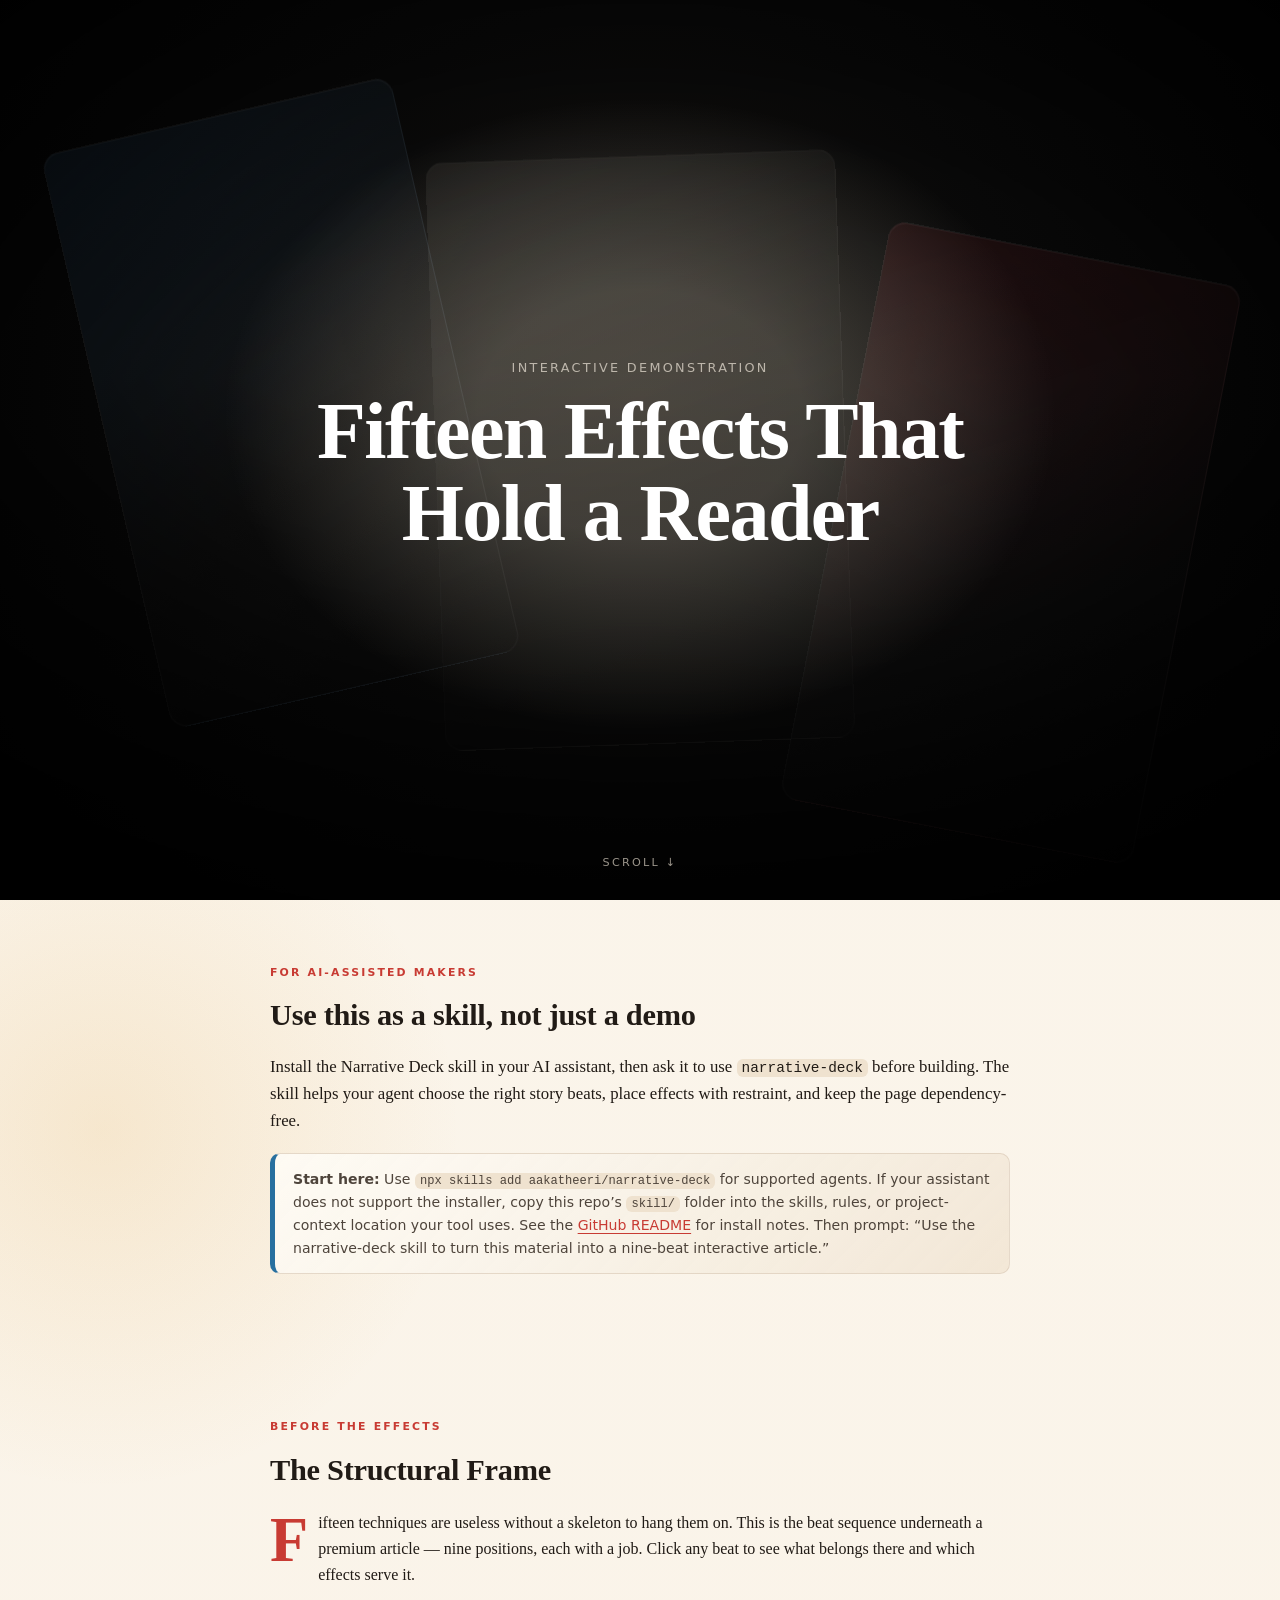
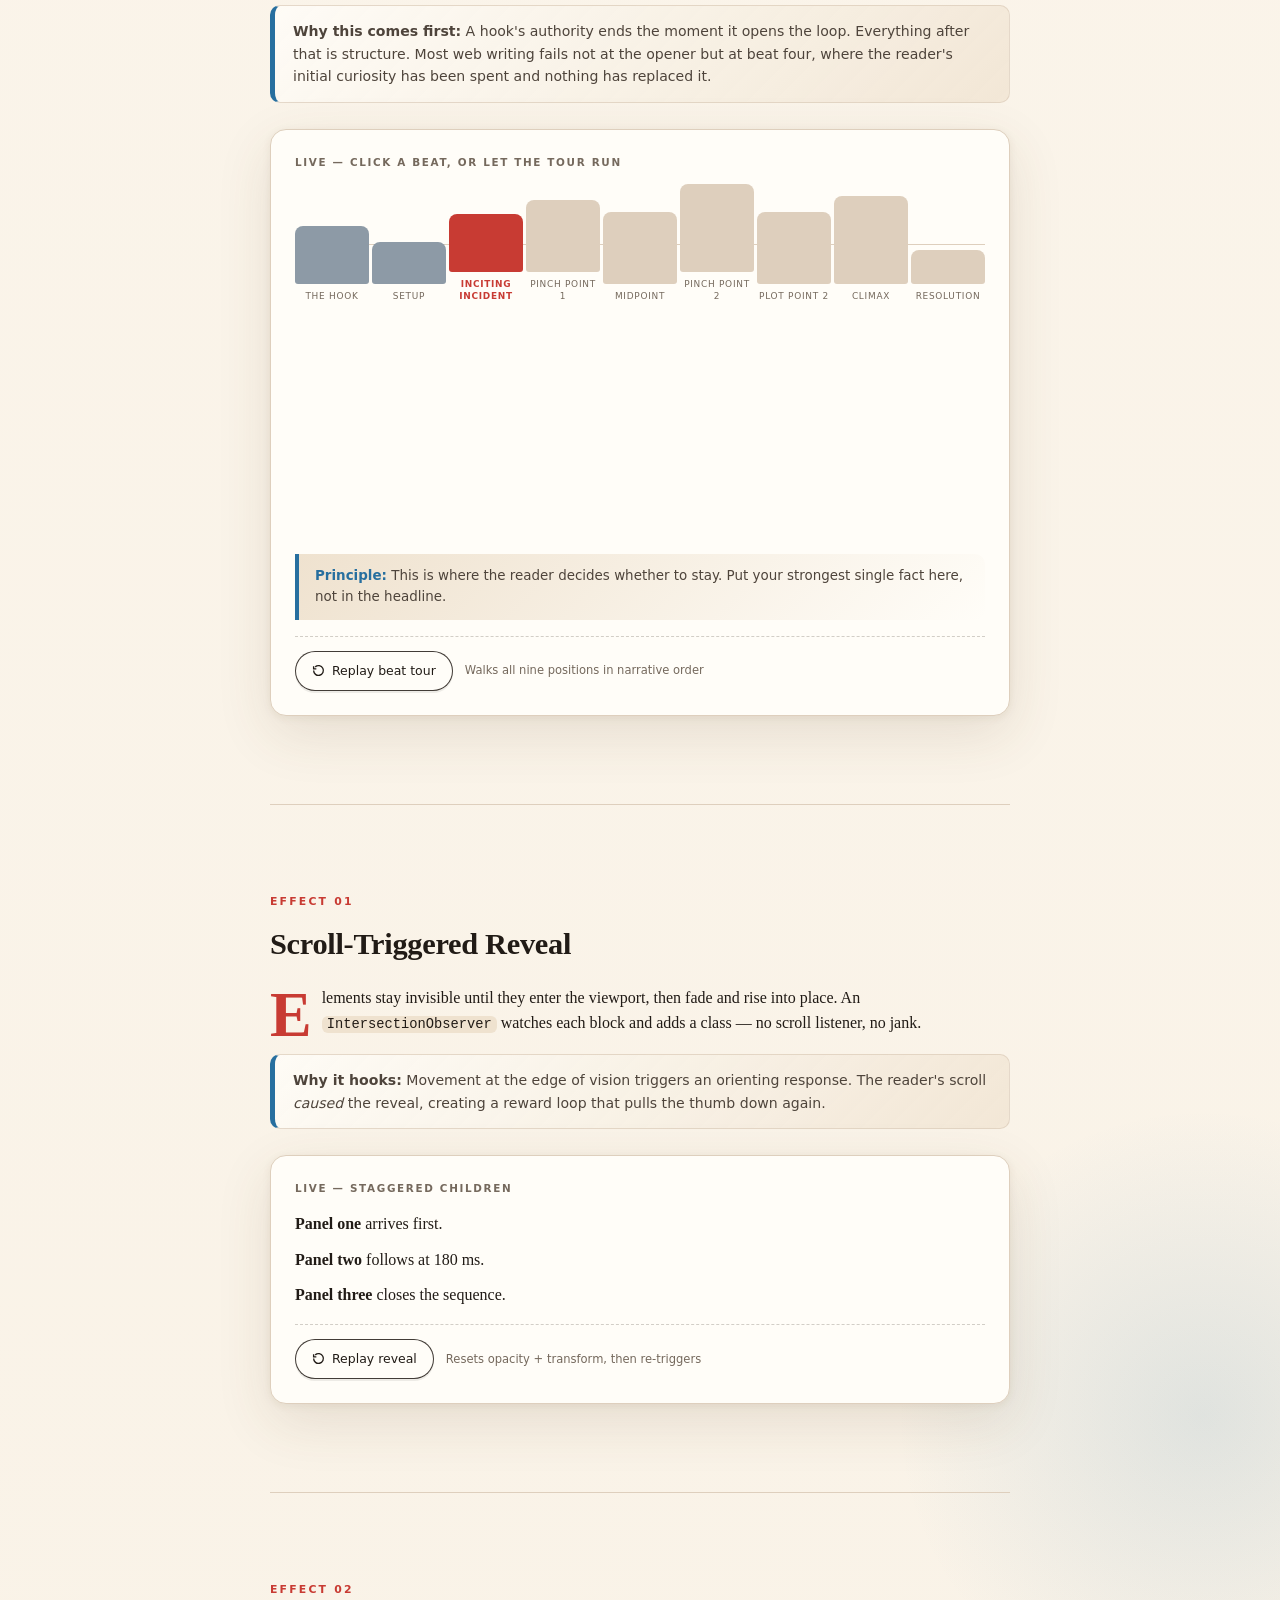
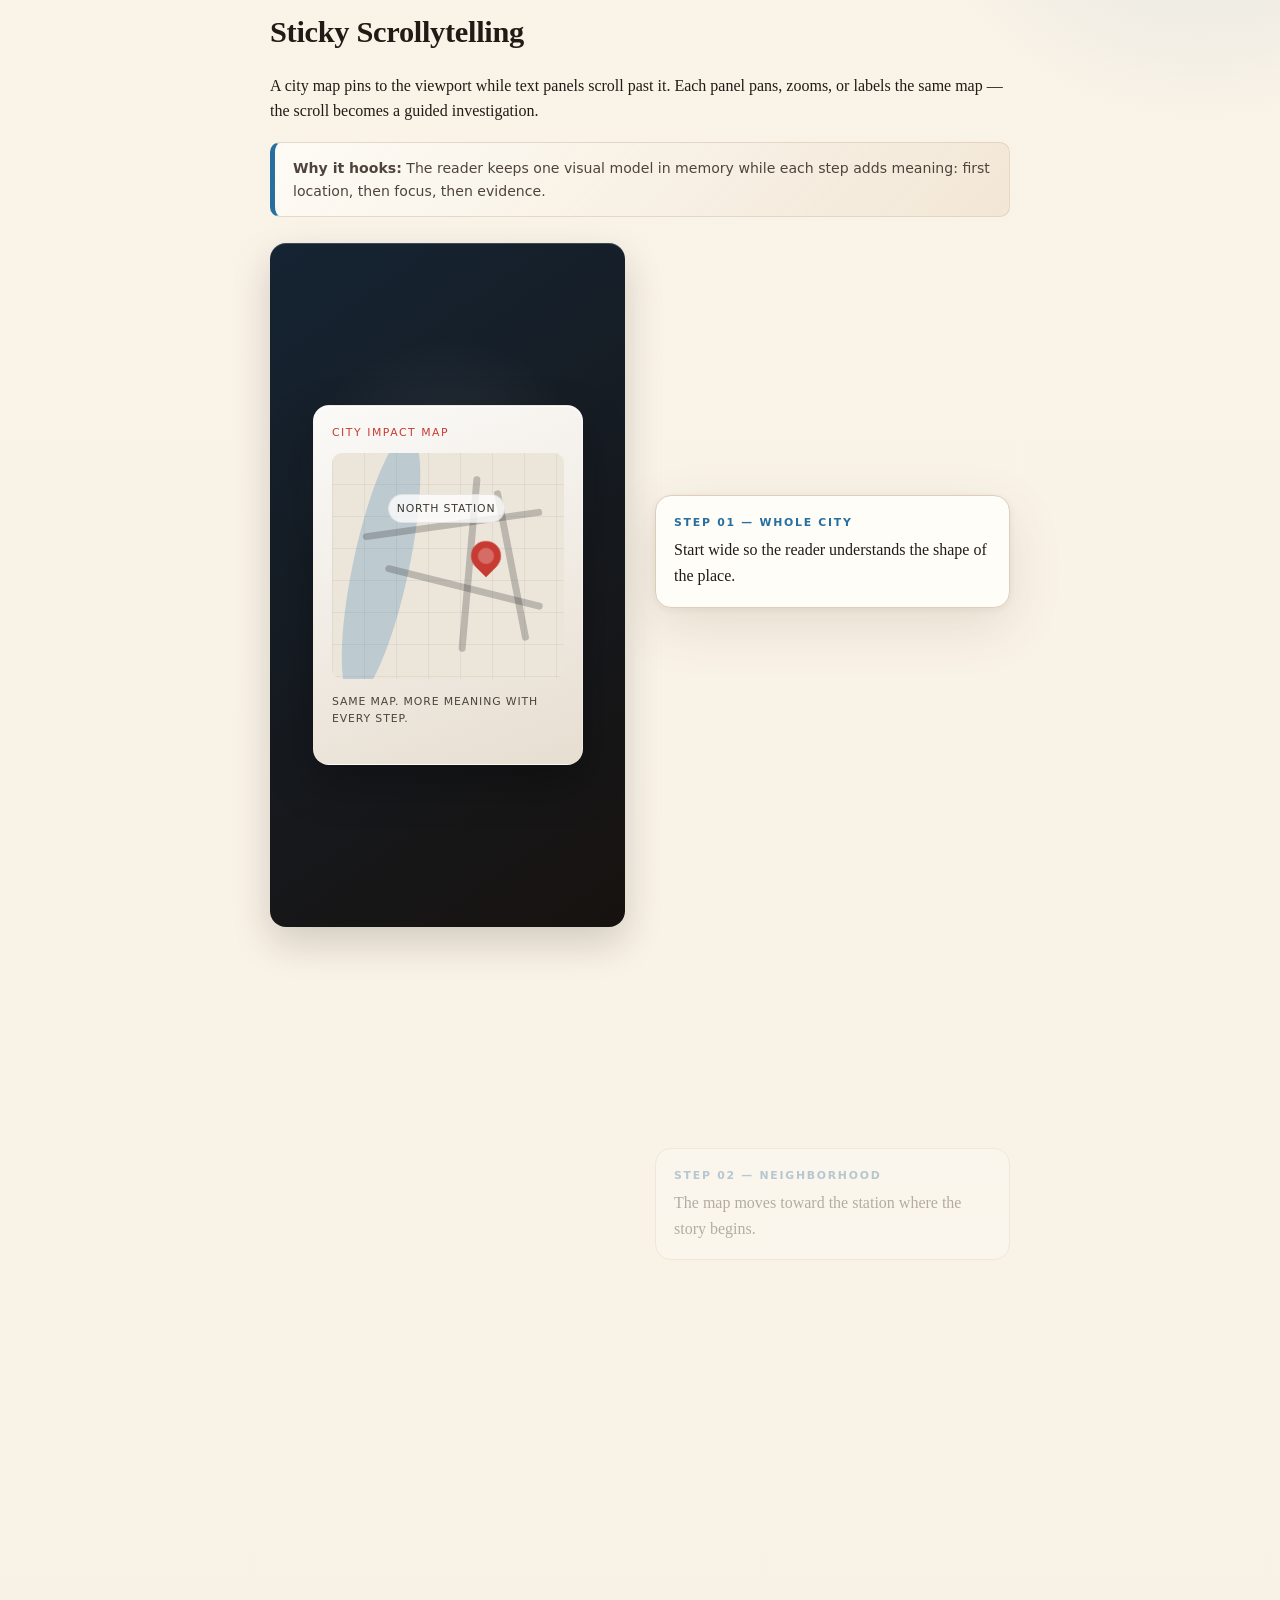
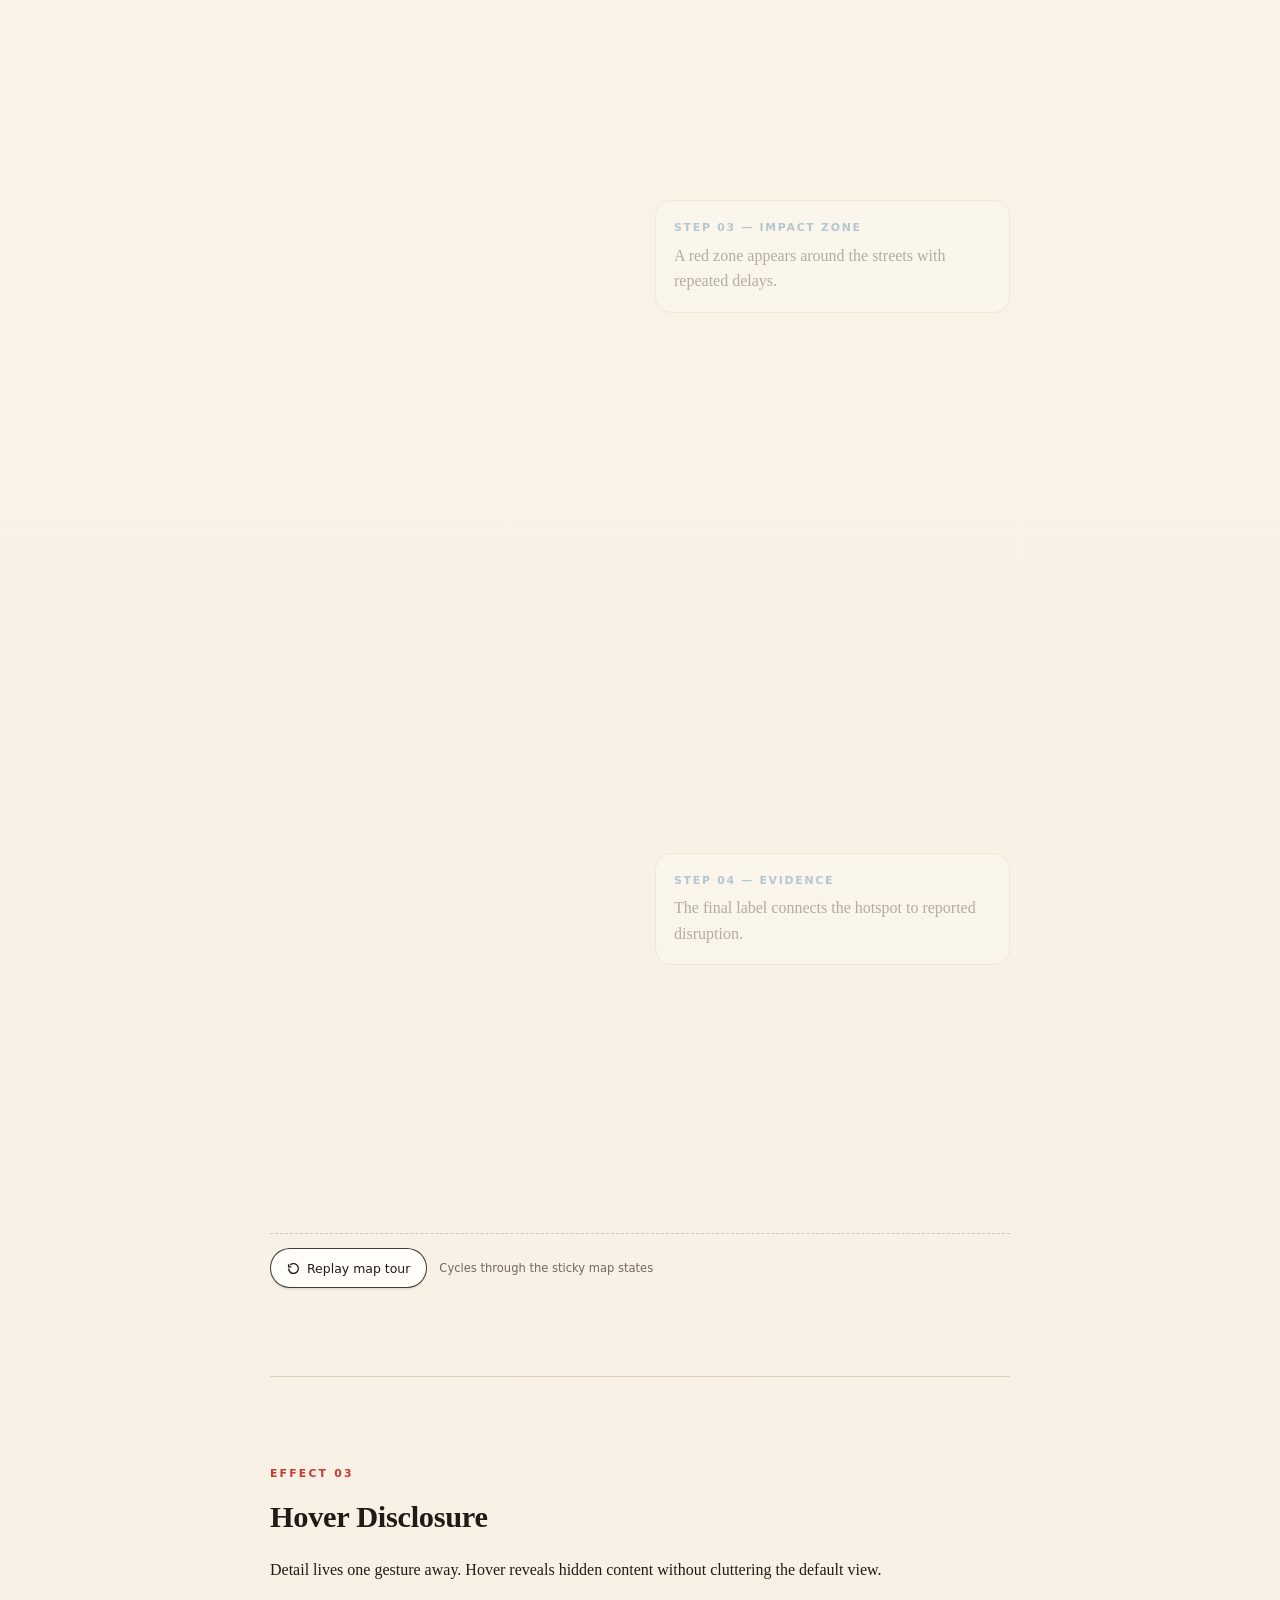
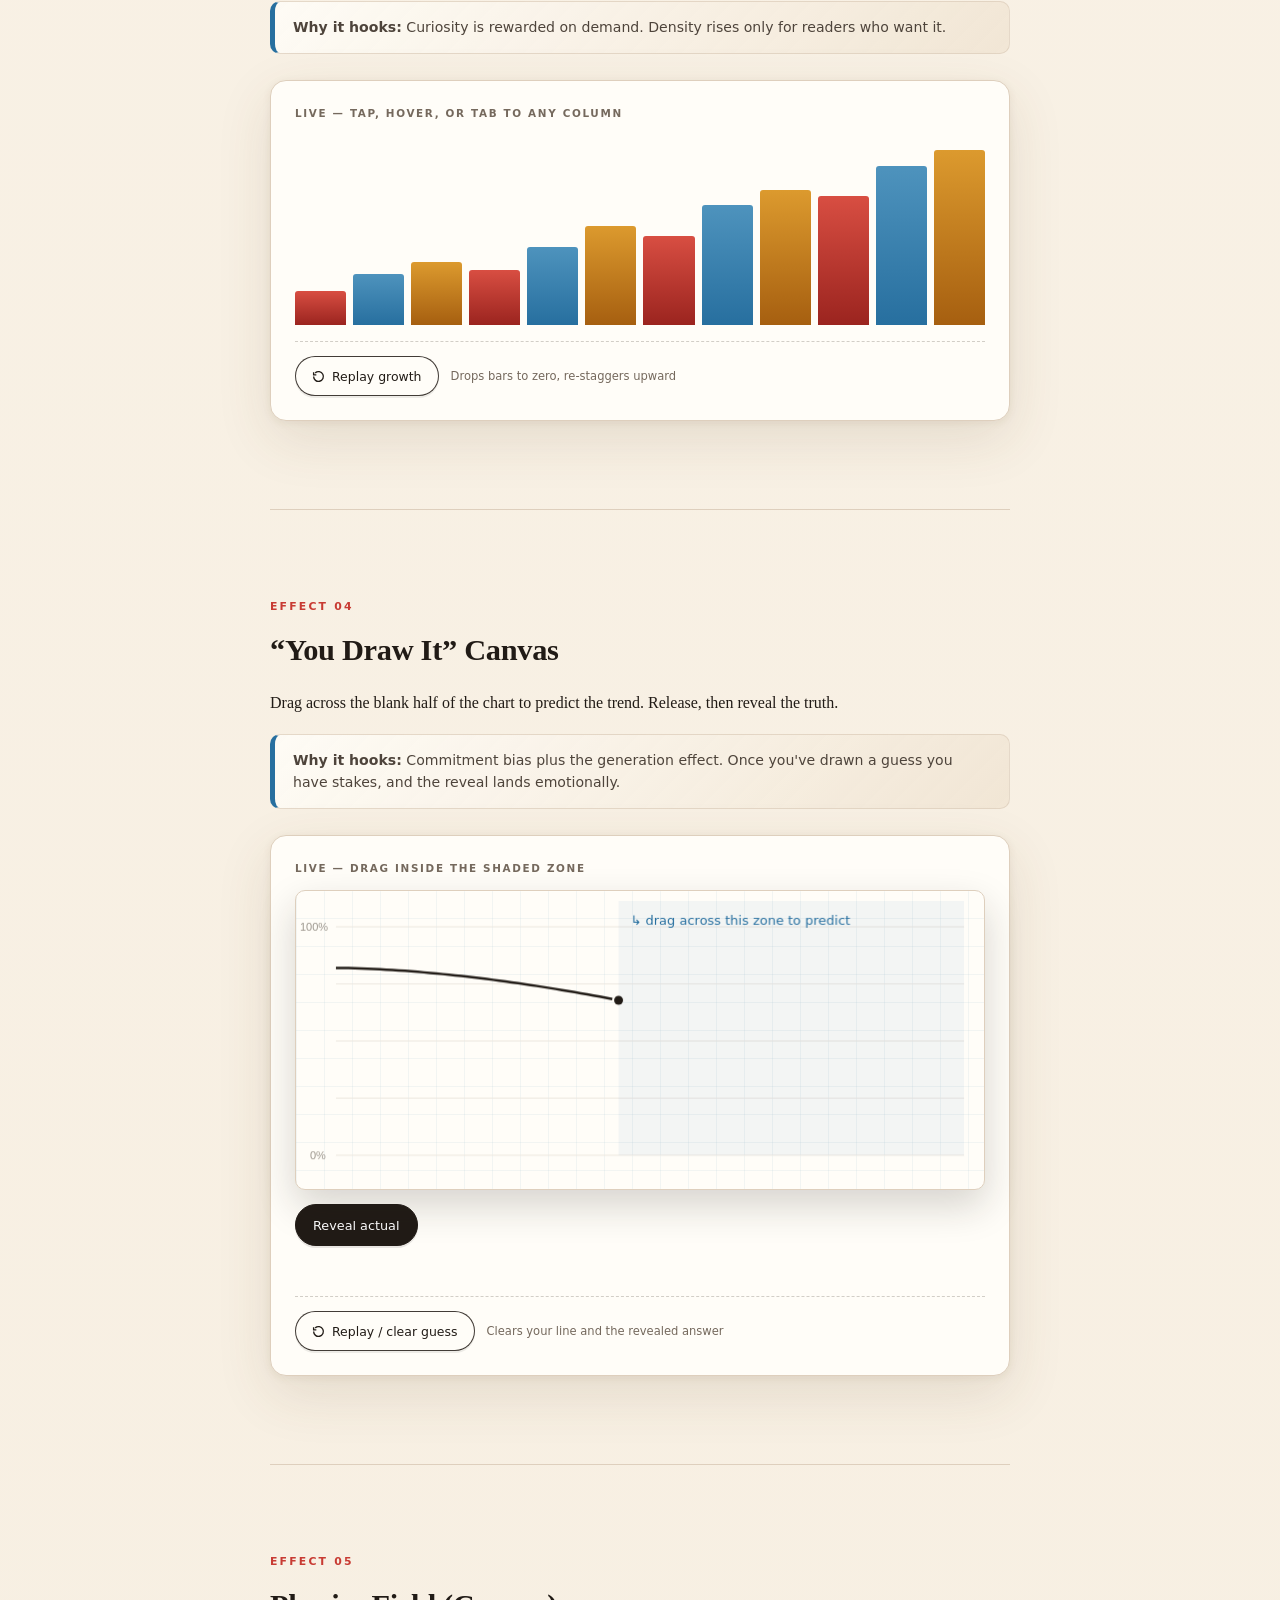
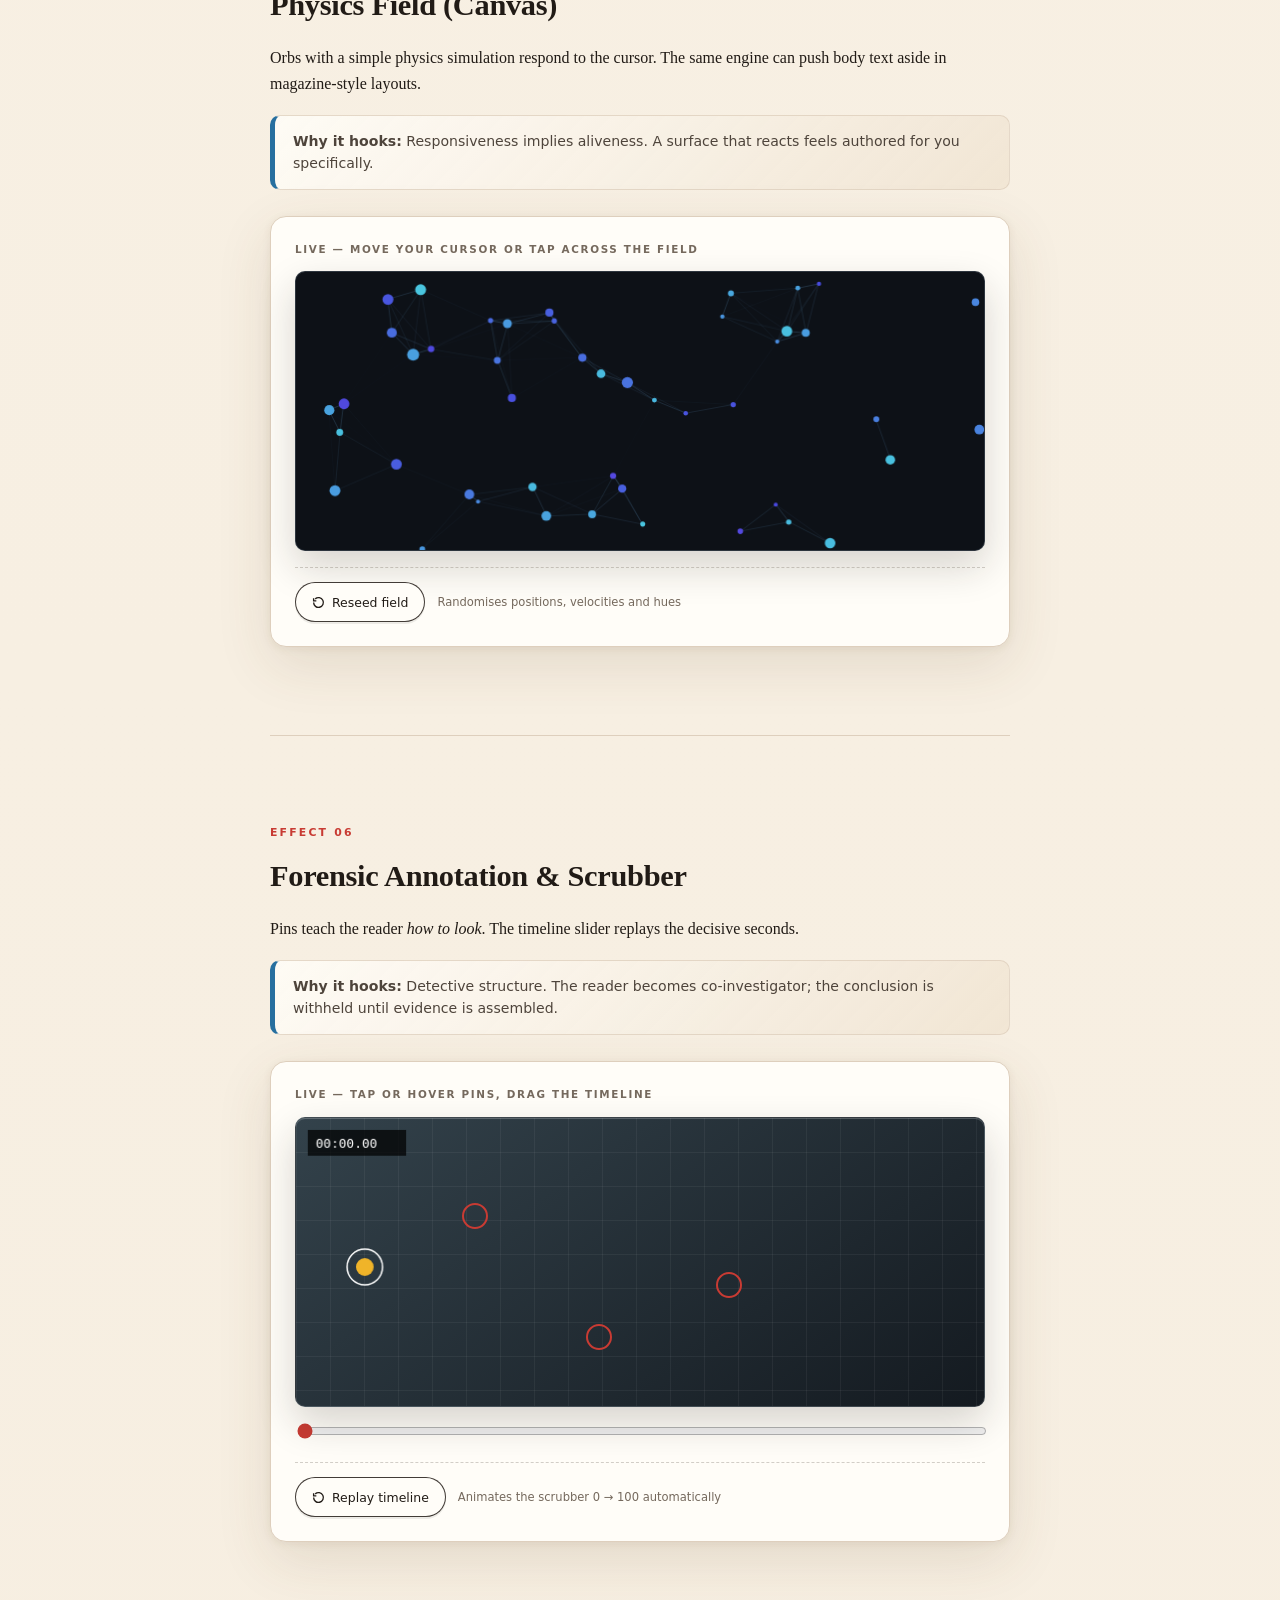
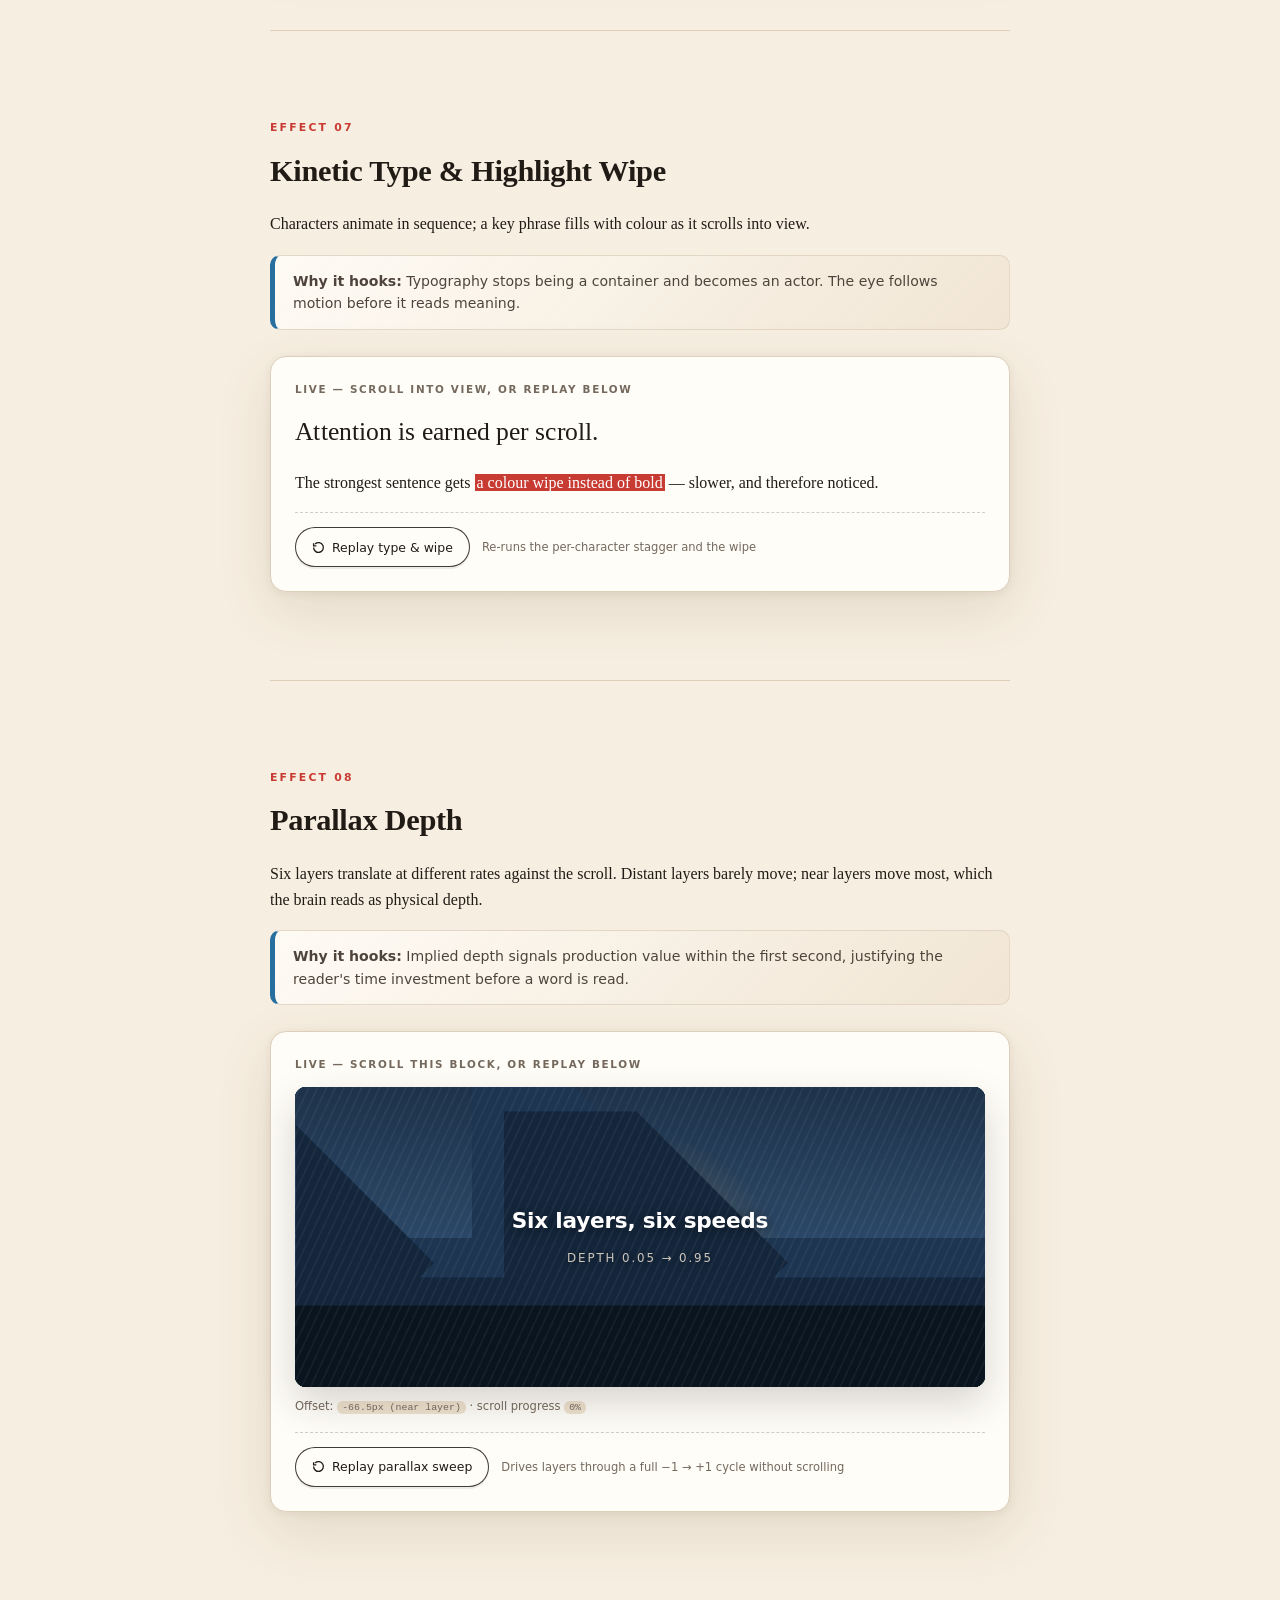
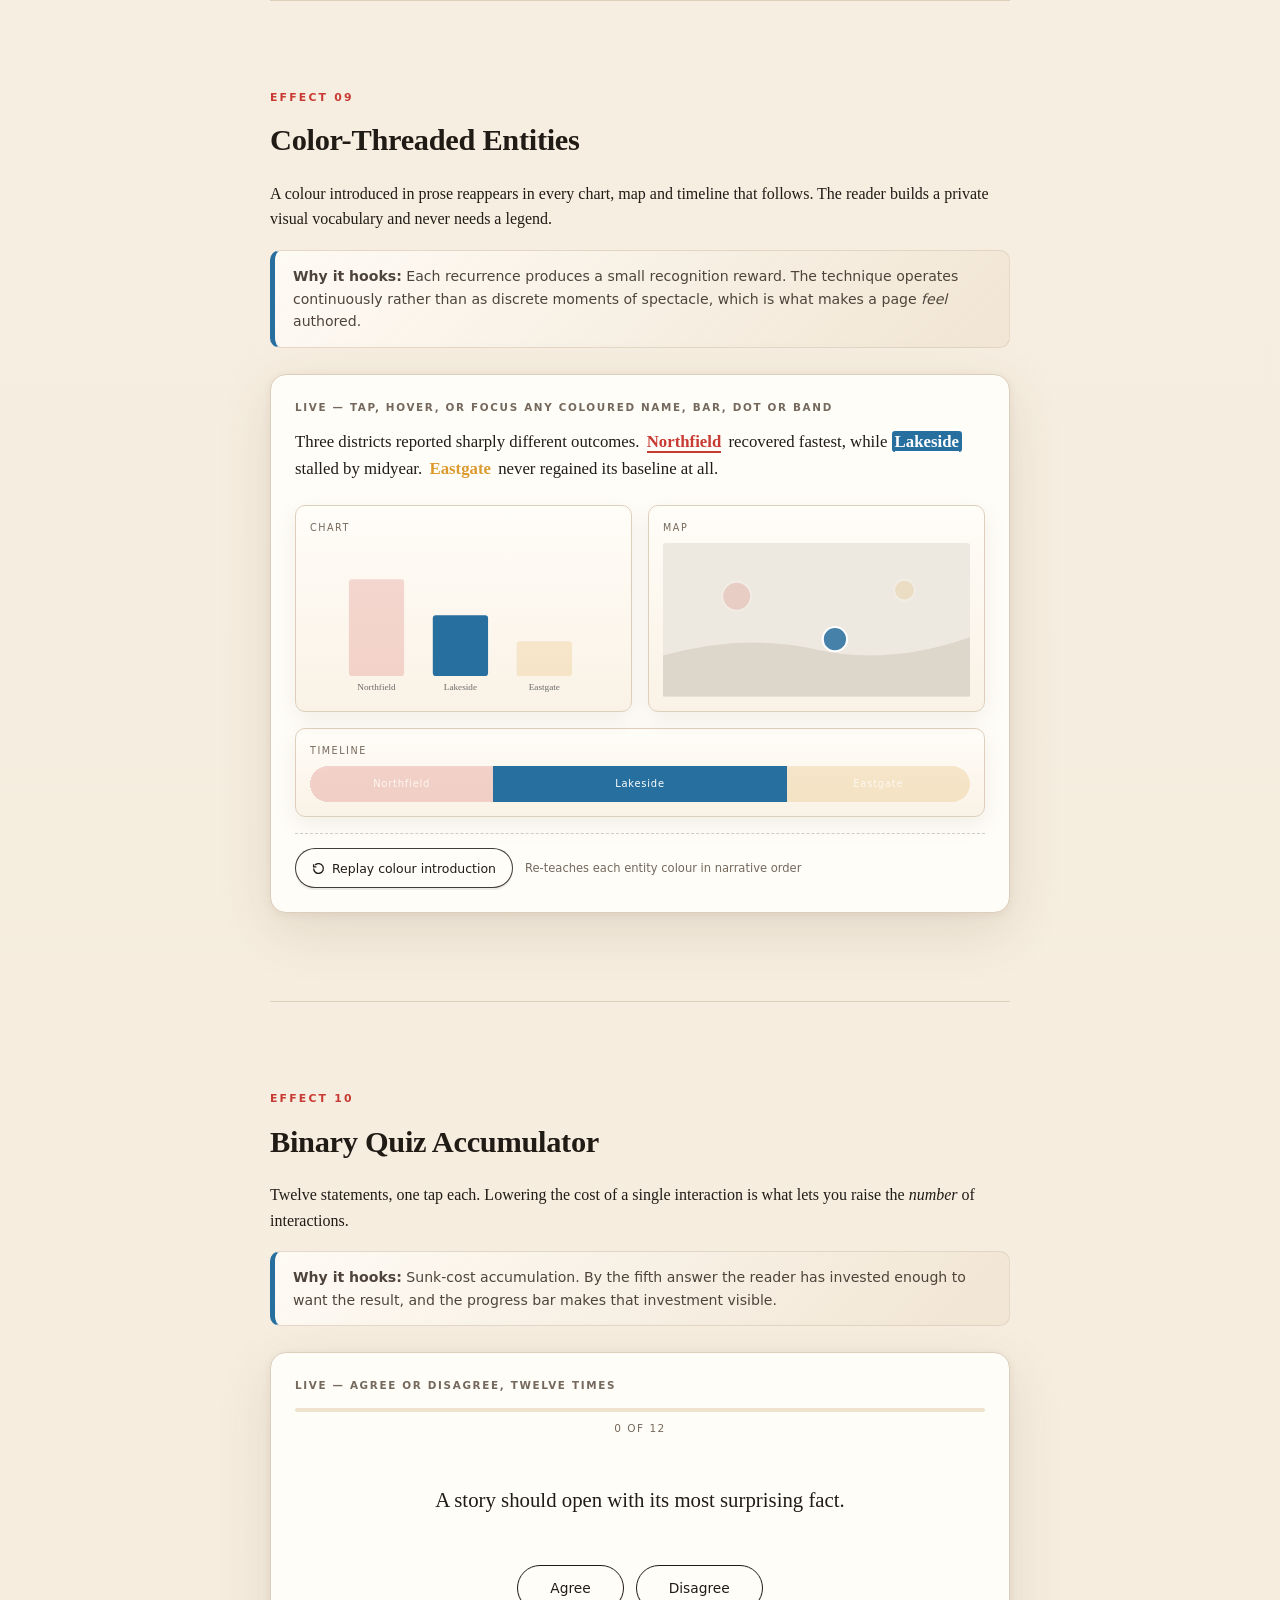
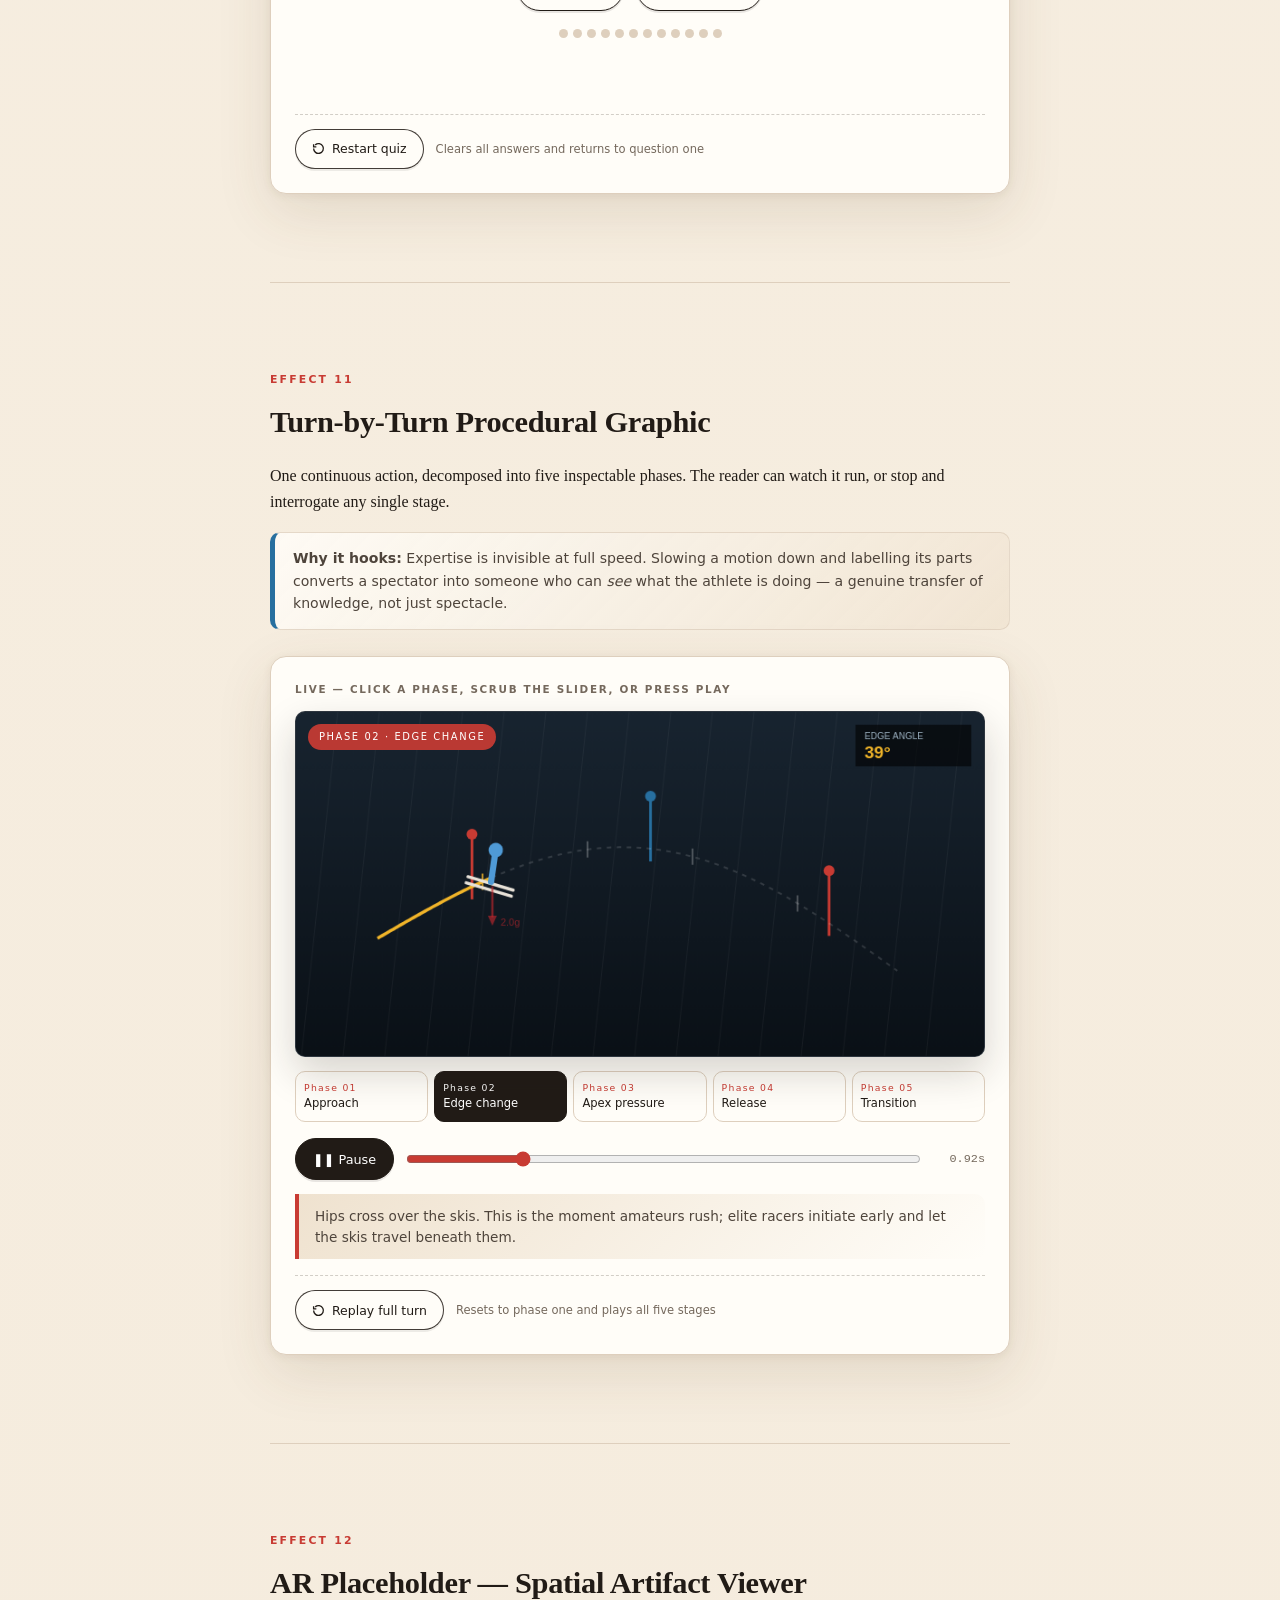
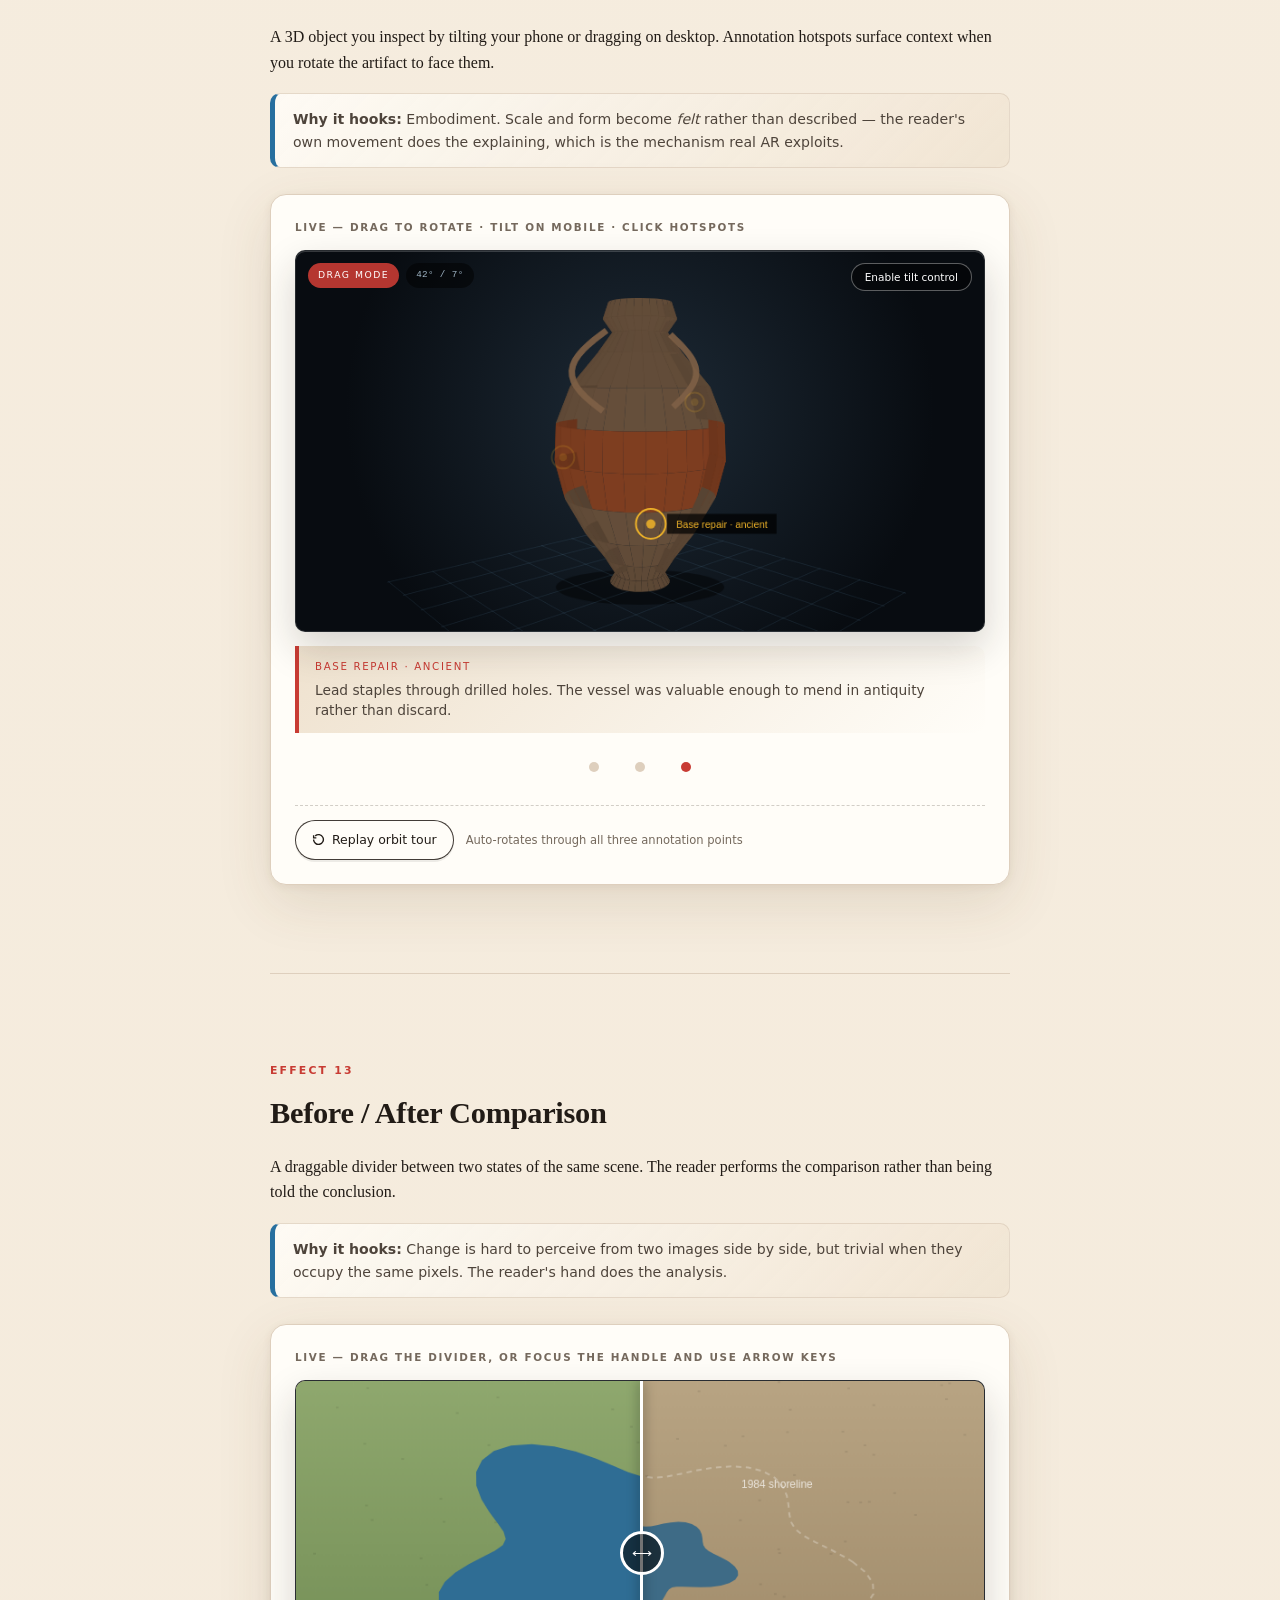
<file: docs/index.html>
<!DOCTYPE html>
<html lang="en">
<head>
<meta charset="utf-8">
<meta name="viewport" content="width=device-width,initial-scale=1,maximum-scale=1,user-scalable=no,viewport-fit=cover">
<!-- 1. Document title -->
<title>Fifteen Storytelling Effects — Interactive Demo</title>

<!-- 2. Meta description -->
<meta name="description" content="Fifteen interactive storytelling effects used in premium online journalism, each with a live demo, a plain-language explanation, and a replay control.">
<meta name="author" content="Ahmed Alkatheeri">
<meta name="robots" content="index,follow">
<meta name="theme-color" content="#fbfaf8">
<link rel="canonical" href="https://aakatheeri.github.io/narrative-deck/">
<meta property="og:type" content="website">
<meta property="og:title" content="Fifteen Storytelling Effects — Interactive Demo">
<meta property="og:description" content="A dependency-free interactive guide to narrative structure and fifteen storytelling effects for premium web presentations.">
<meta property="og:url" content="https://aakatheeri.github.io/narrative-deck/">
<meta property="og:image" content="https://repository-images.githubusercontent.com/1427733089/91e18d99-127a-499d-ac7e-3724af6c0cb8">
<meta property="og:image:width" content="1280">
<meta property="og:image:height" content="640">
<meta property="og:image:alt" content="Narrative Deck preview image">
<meta name="twitter:card" content="summary_large_image">
<meta name="twitter:title" content="Fifteen Storytelling Effects — Interactive Demo">
<meta name="twitter:description" content="A dependency-free interactive guide to narrative structure and fifteen storytelling effects for premium web presentations.">
<meta name="twitter:image" content="https://repository-images.githubusercontent.com/1427733089/91e18d99-127a-499d-ac7e-3724af6c0cb8">
<meta name="twitter:image:alt" content="Narrative Deck preview image">
<script type="application/ld+json">
{
  "@context": "https://schema.org",
  "@type": "SoftwareSourceCode",
  "name": "Narrative Deck",
  "description": "A dependency-free interactive guide to narrative structure and fifteen storytelling effects for premium web presentations.",
  "codeRepository": "https://github.com/aakatheeri/narrative-deck",
  "programmingLanguage": ["HTML", "CSS", "JavaScript"],
  "license": "https://opensource.org/license/mit",
  "author": {
    "@type": "Person",
    "name": "Ahmed Alkatheeri"
  }
}
</script>

<link rel="stylesheet" href="styles.css">
</head>
<body>

<div id="prog"></div>

<!-- ============ HERO ============ -->
<header class="hero">
  <div class="hero-depth hero-panel panel-blue" data-hero-depth="0.22"></div>
  <div class="hero-depth hero-panel panel-red" data-hero-depth="0.38"></div>
  <div class="hero-depth hero-panel panel-paper" data-hero-depth="0.14"></div>
  <div class="hero-copy" data-hero-depth="-0.06">
    <p>Interactive Demonstration</p>
    <h1>Fifteen Effects That<br>Hold a Reader</h1>
  </div>
  <div class="scrollcue">SCROLL ↓</div>
</header>

<main class="wrap">

<!-- ============ MAKER CTA ============ -->
<section class="mod maker-callout" id="use-skill">
  <p class="tag">For AI-assisted makers</p>
  <h2>Use this as a skill, not just a demo</h2>
  <p class="reveal">Install the Narrative Deck skill in your AI assistant, then ask it to use <code>narrative-deck</code> before building. The skill helps your agent choose the right story beats, place effects with restraint, and keep the page dependency-free.</p>
  <div class="why reveal"><b>Start here:</b> Use <code>npx skills add aakatheeri/narrative-deck</code> for supported agents. If your assistant does not support the installer, copy this repo’s <code>skill/</code> folder into the skills, rules, or project-context location your tool uses. See the <a href="https://github.com/aakatheeri/narrative-deck">GitHub README</a> for install notes. Then prompt: “Use the narrative-deck skill to turn this material into a nine-beat interactive article.”</div>
</section>

 <!-- ============ 00 — STRUCTURAL FRAME ============ -->
<section class="mod first" id="m0">
  <p class="tag">Before the effects</p>
  <h2>The Structural Frame</h2>
  <p class="reveal dropcap">Fifteen techniques are useless without a skeleton to hang them on. This is the beat sequence underneath a premium article — nine positions, each with a job. Click any beat to see what belongs there and which effects serve it.</p>
  <div class="why reveal"><b>Why this comes first:</b> A hook's authority ends the moment it opens the loop. Everything after that is structure. Most web writing fails not at the opener but at beat four, where the reader's initial curiosity has been spent and nothing has replaced it.</div>

  <div class="demo">
    <div class="demo-label">Live — click a beat, or let the tour run</div>

    <div class="beat-rail" id="beatRail"></div>

    <div class="beat-detail" id="beatDetail">
      <div class="beat-pos" id="beatPos">—</div>
      <h3 class="beat-name" id="beatName">—</h3>
      <p class="beat-job" id="beatJob">—</p>
      <div class="beat-serves">
        <span class="beat-serves-cap">Effects that serve this beat</span>
        <div class="beat-chips" id="beatChips"></div>
      </div>
    </div>

    <div class="beat-principle" id="beatPrinciple">
      <b>Principle:</b> <span id="beatPrincipleText">—</span>
    </div>

    <div class="replaybar">
      <button type="button" class="replay" data-replay="structure">
        <svg viewBox="0 0 24 24" fill="none" stroke="currentColor" stroke-width="2.5" aria-hidden="true"><path d="M3 12a9 9 0 1 0 3-6.7M3 4v5h5"/></svg>
        Replay beat tour
      </button>
      <span class="replay-note">Walks all nine positions in narrative order</span>
    </div>
  </div>
</section>


<!-- ============ 01 — SCROLL REVEAL ============ -->
<section class="mod" id="m1">
  <p class="tag">Effect 01</p>
  <h2>Scroll-Triggered Reveal</h2>
  <p class="reveal dropcap">Elements stay invisible until they enter the viewport, then fade and rise into place. An <code>IntersectionObserver</code> watches each block and adds a class — no scroll listener, no jank.</p>
  <div class="why reveal"><b>Why it hooks:</b> Movement at the edge of vision triggers an orienting response. The reader's scroll <em>caused</em> the reveal, creating a reward loop that pulls the thumb down again.</div>

  <div class="demo">
    <div class="demo-label">Live — staggered children</div>
    <div class="stagger" id="stagger1">
      <p class="sg"><b>Panel one</b> arrives first.</p>
      <p class="sg"><b>Panel two</b> follows at 180&nbsp;ms.</p>
      <p class="sg last"><b>Panel three</b> closes the sequence.</p>
    </div>
    <div class="replaybar">
      <button type="button" class="replay" data-replay="reveal">
        <svg viewBox="0 0 24 24" fill="none" stroke="currentColor" stroke-width="2.5" aria-hidden="true"><path d="M3 12a9 9 0 1 0 3-6.7M3 4v5h5"/></svg>
        Replay reveal
      </button>
      <span class="replay-note">Resets opacity + transform, then re-triggers</span>
    </div>
  </div>
</section>

<!-- ============ 02 — SCROLLYTELLING ============ -->
<section class="mod" id="m2">
  <p class="tag">Effect 02</p>
  <h2>Sticky Scrollytelling</h2>
  <p class="reveal">A city map pins to the viewport while text panels scroll past it. Each panel pans, zooms, or labels the same map — the scroll becomes a guided investigation.</p>
  <div class="why reveal"><b>Why it hooks:</b> The reader keeps one visual model in memory while each step adds meaning: first location, then focus, then evidence.</div>

  <div class="scrolly" id="scrollyDemo" data-state="0">
    <div class="sticky-viz">
      <div class="scrolly-object" role="img" aria-label="A city impact map that zooms to a neighborhood, highlights a disruption zone, and reveals a callout as the scroll steps change">
        <div class="map-card">
          <div class="map-kicker">City impact map</div>
          <div class="map-viewport">
            <div class="map-layer">
              <span class="map-river"></span>
              <span class="map-road road-a"></span>
              <span class="map-road road-b"></span>
              <span class="map-road road-c"></span>
              <span class="map-road road-d"></span>
              <span class="map-zone"></span>
              <span class="map-marker">!</span>
              <span class="map-label label-north">North station</span>
              <span class="map-label label-site">delay cluster</span>
            </div>
          </div>
          <div class="map-caption">Same map. More meaning with every step.</div>
        </div>
        <div class="map-callout callout-a">zoom to the neighborhood</div>
        <div class="map-callout callout-b">reports cluster here</div>
      </div>
    </div>
    <div class="steps">
      <div class="step active" data-state="0"><b>Step 01 — Whole city</b>Start wide so the reader understands the shape of the place.</div>
      <div class="step" data-state="1"><b>Step 02 — Neighborhood</b>The map moves toward the station where the story begins.</div>
      <div class="step" data-state="2"><b>Step 03 — Impact zone</b>A red zone appears around the streets with repeated delays.</div>
      <div class="step" data-state="3"><b>Step 04 — Evidence</b>The final label connects the hotspot to reported disruption.</div>
    </div>
  </div>

  <div class="replaybar">
    <button type="button" class="replay" data-replay="scrolly">
      <svg viewBox="0 0 24 24" fill="none" stroke="currentColor" stroke-width="2.5" aria-hidden="true"><path d="M3 12a9 9 0 1 0 3-6.7M3 4v5h5"/></svg>
      Replay map tour
    </button>
    <span class="replay-note">Cycles through the sticky map states</span>
  </div>

</section>

<!-- ============ 03 — HOVER DISCLOSURE ============ -->
<section class="mod" id="m3">
  <p class="tag">Effect 03</p>
  <h2>Hover Disclosure</h2>
  <p class="reveal">Detail lives one gesture away. Hover reveals hidden content without cluttering the default view.</p>
  <div class="why reveal"><b>Why it hooks:</b> Curiosity is rewarded on demand. Density rises only for readers who want it.</div>

  <div class="demo">
    <div class="demo-label">Live — tap, hover, or tab to any column</div>
    <div class="bars" id="bars"></div>
    <div class="replaybar">
      <button type="button" class="replay" data-replay="bars">
        <svg viewBox="0 0 24 24" fill="none" stroke="currentColor" stroke-width="2.5" aria-hidden="true"><path d="M3 12a9 9 0 1 0 3-6.7M3 4v5h5"/></svg>
        Replay growth
      </button>
      <span class="replay-note">Drops bars to zero, re-staggers upward</span>
    </div>
  </div>
</section>

<!-- ============ 04 — YOU DRAW IT ============ -->
<section class="mod" id="m4">
  <p class="tag">Effect 04</p>
  <h2>“You Draw It” Canvas</h2>
  <p class="reveal">Drag across the blank half of the chart to predict the trend. Release, then reveal the truth.</p>
  <div class="why reveal"><b>Why it hooks:</b> Commitment bias plus the generation effect. Once you've drawn a guess you have stakes, and the reveal lands emotionally.</div>

  <div class="demo">
    <div class="demo-label">Live — drag inside the shaded zone</div>
    <div id="drawWrap"><canvas id="draw" aria-label="Draw your prediction"></canvas></div>
    <div class="btnrow">
      <button type="button" class="act" id="revealBtn">Reveal actual</button>
    </div>
    <div id="verdict" role="status" aria-live="polite"></div>
    <div class="replaybar">
      <button type="button" class="replay" data-replay="draw">
        <svg viewBox="0 0 24 24" fill="none" stroke="currentColor" stroke-width="2.5" aria-hidden="true"><path d="M3 12a9 9 0 1 0 3-6.7M3 4v5h5"/></svg>
        Replay / clear guess
      </button>
      <span class="replay-note">Clears your line and the revealed answer</span>
    </div>
  </div>
</section>

<!-- ============ 05 — PHYSICS FIELD ============ -->
<section class="mod" id="m5">
  <p class="tag">Effect 05</p>
  <h2>Physics Field (Canvas)</h2>
  <p class="reveal">Orbs with a simple physics simulation respond to the cursor. The same engine can push body text aside in magazine-style layouts.</p>
  <div class="why reveal"><b>Why it hooks:</b> Responsiveness implies aliveness. A surface that reacts feels authored for you specifically.</div>

  <div class="demo">
    <div class="demo-label">Live — move your cursor or tap across the field</div>
    <canvas id="orbs" aria-label="Interactive particle field"></canvas>
    <div class="replaybar">
      <button type="button" class="replay" data-replay="orbs">
        <svg viewBox="0 0 24 24" fill="none" stroke="currentColor" stroke-width="2.5" aria-hidden="true"><path d="M3 12a9 9 0 1 0 3-6.7M3 4v5h5"/></svg>
        Reseed field
      </button>
      <span class="replay-note">Randomises positions, velocities and hues</span>
    </div>
  </div>
</section>

<!-- ============ 06 — FORENSIC ============ -->
<section class="mod" id="m6">
  <p class="tag">Effect 06</p>
  <h2>Forensic Annotation &amp; Scrubber</h2>
  <p class="reveal">Pins teach the reader <em>how to look</em>. The timeline slider replays the decisive seconds.</p>
  <div class="why reveal"><b>Why it hooks:</b> Detective structure. The reader becomes co-investigator; the conclusion is withheld until evidence is assembled.</div>

  <div class="demo">
    <div class="demo-label">Live — tap or hover pins, drag the timeline</div>
    <div class="frame">
      <div class="grid"></div>
      <canvas id="scrub" width="700" height="290" aria-label="Reconstructed timeline"></canvas>
      <button type="button" class="pin" style="left:26%;top:34%" aria-label="00:04 — vehicle enters frame"><span>00:04 — vehicle enters frame</span></button>
      <button type="button" class="pin" style="left:63%;top:58%" aria-label="00:09 — second angle confirms"><span>00:09 — second angle confirms</span></button>
      <button type="button" class="pin" style="left:44%;top:76%" aria-label="00:12 — shadow fixes time of day"><span>00:12 — shadow fixes time of day</span></button>
    </div>
    <input type="range" id="time" min="0" max="100" value="0" aria-label="Timeline scrubber">
    <div class="replaybar">
      <button type="button" class="replay" data-replay="forensic">
        <svg viewBox="0 0 24 24" fill="none" stroke="currentColor" stroke-width="2.5" aria-hidden="true"><path d="M3 12a9 9 0 1 0 3-6.7M3 4v5h5"/></svg>
        Replay timeline
      </button>
      <span class="replay-note">Animates the scrubber 0 → 100 automatically</span>
    </div>
  </div>
</section>

<!-- ============ 07 — KINETIC TYPE ============ -->
<section class="mod" id="m7">
  <p class="tag">Effect 07</p>
  <h2>Kinetic Type &amp; Highlight Wipe</h2>
  <p class="reveal">Characters animate in sequence; a key phrase fills with colour as it scrolls into view.</p>
  <div class="why reveal"><b>Why it hooks:</b> Typography stops being a container and becomes an actor. The eye follows motion before it reads meaning.</div>

  <div class="demo">
    <div class="demo-label">Live — scroll into view, or replay below</div>
    <p class="kinetic" id="kin1" data-split>Attention is earned per scroll.</p>
    <p class="kin-sub">The strongest sentence gets <span class="highlight" id="hl1">a colour wipe instead of bold</span> — slower, and therefore noticed.</p>
    <div class="replaybar">
      <button type="button" class="replay" data-replay="type">
        <svg viewBox="0 0 24 24" fill="none" stroke="currentColor" stroke-width="2.5" aria-hidden="true"><path d="M3 12a9 9 0 1 0 3-6.7M3 4v5h5"/></svg>
        Replay type &amp; wipe
      </button>
      <span class="replay-note">Re-runs the per-character stagger and the wipe</span>
    </div>
  </div>
</section>

<!-- ============ 08 — PARALLAX ============ -->
<section class="mod" id="m8">
  <p class="tag">Effect 08</p>
  <h2>Parallax Depth</h2>
  <p class="reveal">Six layers translate at different rates against the scroll. Distant layers barely move; near layers move most, which the brain reads as physical depth.</p>
  <div class="why reveal"><b>Why it hooks:</b> Implied depth signals production value within the first second, justifying the reader's time investment before a word is read.</div>

  <div class="demo">
    <div class="demo-label">Live — scroll this block, or replay below</div>
    <div class="px-stage" id="pxStage">
      <div class="px-layer px-sky"   data-depth="0.05"></div>
      <div class="px-layer px-sun"   data-depth="0.14"></div>
      <div class="px-layer px-far"   data-depth="0.30"></div>
      <div class="px-layer px-mid"   data-depth="0.58"></div>
      <div class="px-layer px-near"  data-depth="0.95"></div>
      <div class="px-layer px-grain" data-depth="0.20"></div>
      <div class="px-cap">
        <div>
          <strong>Six layers, six speeds</strong>
          <em>Depth 0.05 → 0.95</em>
        </div>
      </div>
    </div>
    <div class="px-readout">Offset: <code id="pxRead">0px</code> · scroll progress <code id="pxProg">0%</code></div>
    <div class="replaybar">
      <button type="button" class="replay" data-replay="parallax">
        <svg viewBox="0 0 24 24" fill="none" stroke="currentColor" stroke-width="2.5" aria-hidden="true"><path d="M3 12a9 9 0 1 0 3-6.7M3 4v5h5"/></svg>
        Replay parallax sweep
      </button>
      <span class="replay-note">Drives layers through a full −1 → +1 cycle without scrolling</span>
    </div>
  </div>
</section>

<!-- ============ 09 — COLOR THREADING ============ -->
<section class="mod" id="m9">
  <p class="tag">Effect 09</p>
  <h2>Color-Threaded Entities</h2>
  <p class="reveal">A colour introduced in prose reappears in every chart, map and timeline that follows. The reader builds a private visual vocabulary and never needs a legend.</p>
  <div class="why reveal"><b>Why it hooks:</b> Each recurrence produces a small recognition reward. The technique operates continuously rather than as discrete moments of spectacle, which is what makes a page <em>feel</em> authored.</div>

  <div class="demo">
    <div class="demo-label">Live — tap, hover, or focus any coloured name, bar, dot or band</div>

    <p class="thread-prose">
      Three districts reported sharply different outcomes.
      <span class="ent" data-ent="a">Northfield</span> recovered fastest,
      while <span class="ent" data-ent="b">Lakeside</span> stalled by midyear.
      <span class="ent" data-ent="c">Eastgate</span> never regained its baseline at all.
    </p>

    <div class="thread-grid">
      <div class="thread-panel">
        <div class="panel-cap">Chart</div>
        <svg id="threadChart" viewBox="0 0 300 150" role="img" aria-label="Comparison chart"></svg>
      </div>
      <div class="thread-panel">
        <div class="panel-cap">Map</div>
        <svg id="threadMap" viewBox="0 0 300 150" role="img" aria-label="District map"></svg>
      </div>
    </div>

    <div class="thread-panel full">
      <div class="panel-cap">Timeline</div>
      <div class="timeline" id="threadTime"></div>
    </div>

    <div class="replaybar">
      <button type="button" class="replay" data-replay="thread">
        <svg viewBox="0 0 24 24" fill="none" stroke="currentColor" stroke-width="2.5" aria-hidden="true"><path d="M3 12a9 9 0 1 0 3-6.7M3 4v5h5"/></svg>
        Replay colour introduction
      </button>
      <span class="replay-note">Re-teaches each entity colour in narrative order</span>
    </div>
  </div>
</section>

<!-- ============ 10 — BINARY QUIZ ============ -->
<section class="mod" id="m10">
  <p class="tag">Effect 10</p>
  <h2>Binary Quiz Accumulator</h2>
  <p class="reveal">Twelve statements, one tap each. Lowering the cost of a single interaction is what lets you raise the <em>number</em> of interactions.</p>
  <div class="why reveal"><b>Why it hooks:</b> Sunk-cost accumulation. By the fifth answer the reader has invested enough to want the result, and the progress bar makes that investment visible.</div>

  <div class="demo">
    <div class="demo-label">Live — agree or disagree, twelve times</div>

    <div class="quiz" id="quiz">
      <div class="quiz-meter"><div class="quiz-fill" id="quizFill"></div></div>
      <div class="quiz-count" id="quizCount">0 of 12</div>

      <div class="quiz-stage" id="quizStage">
        <p class="quiz-q" id="quizQ">—</p>
      </div>

      <div class="quiz-btns">
        <button type="button" class="qb agree"    data-ans="1">Agree</button>
        <button type="button" class="qb disagree" data-ans="0">Disagree</button>
      </div>

      <div class="quiz-dots" id="quizDots"></div>

      <div class="quiz-result" id="quizResult" role="status" aria-live="polite"></div>
    </div>

    <div class="replaybar">
      <button type="button" class="replay" data-replay="quiz">
        <svg viewBox="0 0 24 24" fill="none" stroke="currentColor" stroke-width="2.5" aria-hidden="true"><path d="M3 12a9 9 0 1 0 3-6.7M3 4v5h5"/></svg>
        Restart quiz
      </button>
      <span class="replay-note">Clears all answers and returns to question one</span>
    </div>
  </div>
</section>

<!-- ============ 11 — TURN-BY-TURN ============ -->
<section class="mod" id="m11">
  <p class="tag">Effect 11</p>
  <h2>Turn-by-Turn Procedural Graphic</h2>
  <p class="reveal">One continuous action, decomposed into five inspectable phases. The reader can watch it run, or stop and interrogate any single stage.</p>
  <div class="why reveal"><b>Why it hooks:</b> Expertise is invisible at full speed. Slowing a motion down and labelling its parts converts a spectator into someone who can <em>see</em> what the athlete is doing — a genuine transfer of knowledge, not just spectacle.</div>

  <div class="demo">
    <div class="demo-label">Live — click a phase, scrub the slider, or press play</div>

    <div class="proc-stage">
      <canvas id="procCanvas" width="760" height="380" aria-label="Giant slalom turn decomposition"></canvas>
      <div class="proc-badge" id="procBadge">Phase 1</div>
    </div>

    <div class="proc-phases" id="procPhases"></div>

    <div class="proc-controls">
      <button type="button" class="act" id="procPlay" aria-label="Play or pause the sequence">▶ Play</button>
      <input type="range" id="procScrub" min="0" max="1000" value="0" aria-label="Scrub through the turn">
      <span class="proc-time" id="procTime">0.00s</span>
    </div>

    <div class="proc-note" id="procNote"></div>

    <div class="replaybar">
      <button type="button" class="replay" data-replay="proc">
        <svg viewBox="0 0 24 24" fill="none" stroke="currentColor" stroke-width="2.5" aria-hidden="true"><path d="M3 12a9 9 0 1 0 3-6.7M3 4v5h5"/></svg>
        Replay full turn
      </button>
      <span class="replay-note">Resets to phase one and plays all five stages</span>
    </div>
  </div>
</section>

<!-- ============ 12 — AR PLACEHOLDER ============ -->
<section class="mod" id="m12">
  <p class="tag">Effect 12</p>
  <h2>AR Placeholder — Spatial Artifact Viewer</h2>
  <p class="reveal">A 3D object you inspect by tilting your phone or dragging on desktop. Annotation hotspots surface context when you rotate the artifact to face them.</p>
  <div class="why reveal"><b>Why it hooks:</b> Embodiment. Scale and form become <em>felt</em> rather than described — the reader's own movement does the explaining, which is the mechanism real AR exploits.</div>

  <div class="demo">
    <div class="demo-label">Live — drag to rotate · tilt on mobile · click hotspots</div>

    <div class="ar-stage" id="arStage">
      <canvas id="arCanvas" width="760" height="420" aria-label="Rotatable 3D artifact"></canvas>

      <div class="ar-hud">
        <span class="ar-chip" id="arMode">DRAG MODE</span>
        <span class="ar-chip ghost" id="arAngle">0° / 0°</span>
      </div>

      <button type="button" class="ar-tilt" id="arTilt" aria-pressed="false">Enable tilt control</button>
      <div class="ar-hint" id="arHint">Drag the artifact to rotate</div>
    </div>

    <div class="ar-readout">
      <div class="ar-label" id="arLabel">Amphora · c. 530 BC</div>
      <div class="ar-desc" id="arDesc">Rotate to locate three annotated regions. Each marks a point where the object's condition tells part of its history.</div>
    </div>

    <div class="ar-dots" id="arDots"></div>

    <div class="replaybar">
      <button type="button" class="replay" data-replay="ar">
        <svg viewBox="0 0 24 24" fill="none" stroke="currentColor" stroke-width="2.5" aria-hidden="true"><path d="M3 12a9 9 0 1 0 3-6.7M3 4v5h5"/></svg>
        Replay orbit tour
      </button>
      <span class="replay-note">Auto-rotates through all three annotation points</span>
    </div>
  </div>
</section>

<!-- ============ 13 — BEFORE/AFTER ============ -->
<section class="mod" id="m13">
  <p class="tag">Effect 13</p>
  <h2>Before / After Comparison</h2>
  <p class="reveal">A draggable divider between two states of the same scene. The reader performs the comparison rather than being told the conclusion.</p>
  <div class="why reveal"><b>Why it hooks:</b> Change is hard to perceive from two images side by side, but trivial when they occupy the same pixels. The reader's hand does the analysis.</div>

  <div class="demo">
    <div class="demo-label">Live — drag the divider, or focus the handle and use arrow keys</div>
    <div class="ba-wrap" id="baWrap">
      <canvas class="ba-layer" id="baAfter" width="760" height="380" aria-label="Current shoreline after drought"></canvas>
      <div class="ba-clip" id="baClip">
        <canvas class="ba-layer" id="baBefore" width="760" height="380" aria-label="Historical shoreline before drought"></canvas>
      </div>
      <div class="ba-divider" id="baDiv">
        <button type="button" class="ba-handle" id="baHandle" role="slider"
                aria-valuemin="0" aria-valuemax="100" aria-valuenow="50"
                aria-valuetext="50 percent before image visible"
                aria-label="Comparison divider">⟷</button>
      </div>
      <span class="ba-tag left">1984 · Pre-drought</span>
      <span class="ba-tag right">2024 · Current</span>
    </div>
    <div class="ba-stat" id="baStat">Surface water loss: <b>—</b></div>
    <div class="replaybar">
      <button type="button" class="replay" data-replay="ba">
        <svg viewBox="0 0 24 24" fill="none" stroke="currentColor" stroke-width="2.5" aria-hidden="true"><path d="M3 12a9 9 0 1 0 3-6.7M3 4v5h5"/></svg>
        Replay sweep
      </button>
      <span class="replay-note">Auto-wipes the divider across the full frame</span>
    </div>
  </div>
</section>

<!-- ============ 14 — AUDIO WAVEFORM ============ -->
<section class="mod" id="m14">
  <p class="tag">Effect 14</p>
  <h2>Audio Waveform &amp; Transcript Sync</h2>
  <p class="reveal">A scrubable waveform bound to a transcript. Clicking any line jumps the playhead; the active line highlights as it plays.</p>
  <div class="why reveal"><b>Why it hooks:</b> It makes audio skimmable. Readers who would never sit through eight minutes will happily jump to the sentence that interests them — and often stay.</div>

  <div class="demo">
    <div class="demo-label">Live — click the waveform or any transcript line</div>
    <canvas id="wave" width="760" height="110" aria-label="Audio waveform scrubber"></canvas>
    <div class="wave-ctrl">
      <button type="button" class="act" id="wavePlay">▶ Play</button>
      <span class="wave-time" id="waveTime">0:00 / 0:48</span>
      <button type="button" class="wave-speed" id="waveSpeed" aria-label="Playback speed">1×</button>
    </div>
    <div class="transcript" id="transcript"></div>
    <div class="replaybar">
      <button type="button" class="replay" data-replay="wave">
        <svg viewBox="0 0 24 24" fill="none" stroke="currentColor" stroke-width="2.5" aria-hidden="true"><path d="M3 12a9 9 0 1 0 3-6.7M3 4v5h5"/></svg>
        Replay from start
      </button>
      <span class="replay-note">Rewinds the playhead and resumes playback</span>
    </div>
  </div>
</section>

<!-- ============ 15 — PAYWALL SIMULATOR ============ -->
<section class="mod" id="m15">
  <p class="tag">Effect 15</p>
  <h2>Dynamic Paywall Simulator</h2>
  <p class="reveal">The most consequential storytelling effect is invisible: a model deciding <em>where</em> in your reading journey the narrative gets interrupted. Adjust the reader profile and watch the meter move.</p>
  <div class="why reveal"><b>Why it hooks:</b> Making a hidden system inspectable is itself a story. The reader discovers the cut point is a tuned variable, not a fixed rule.</div>

  <div class="demo">
    <div class="demo-label">Live — drag the three reader-profile inputs</div>

    <div class="pw-inputs">
      <label class="pw-field">
        <span>Engagement depth <b id="pwEngV">5</b></span>
        <input type="range" id="pwEng" min="1" max="10" value="5">
      </label>
      <label class="pw-field">
        <span>Visit frequency <b id="pwFreqV">4</b>/wk</span>
        <input type="range" id="pwFreq" min="1" max="14" value="4">
      </label>
      <label class="pw-field">
        <span>Price sensitivity <b id="pwPriceV">5</b></span>
        <input type="range" id="pwPrice" min="1" max="10" value="5">
      </label>
    </div>

    <div class="pw-meter">
      <div class="pw-meter-head">
        <span>Free articles allocated</span>
        <b id="pwLimit">8</b>
      </div>
      <div class="pw-track" id="pwTrack"></div>
    </div>

    <div class="pw-out">
      <div class="pw-stat"><span>Conversion propensity</span><b id="pwProp">—</b></div>
      <div class="pw-stat"><span>Model verdict</span><b id="pwVerdict">—</b></div>
    </div>

    <div class="pw-gate" id="pwGate">
      <div class="pw-gate-rule"></div>
      <p class="pw-gate-copy" id="pwCopy">—</p>
    </div>

    <div class="replaybar">
      <button type="button" class="replay" data-replay="pw">
        <svg viewBox="0 0 24 24" fill="none" stroke="currentColor" stroke-width="2.5" aria-hidden="true"><path d="M3 12a9 9 0 1 0 3-6.7M3 4v5h5"/></svg>
        Replay profile sweep
      </button>
      <span class="replay-note">Cycles three archetypes: casual, regular, loyalist</span>
    </div>
  </div>
</section>

<!-- ============ GLOBAL ============ -->
<section class="mod" id="replay-all">
  <p class="tag">Global</p>
  <h2>Replay Everything</h2>
  <div class="demo">
    <div class="replaybar bare">
      <button type="button" class="replay accent" data-replay="all">
        <svg viewBox="0 0 24 24" fill="none" stroke="currentColor" stroke-width="2.5" aria-hidden="true"><path d="M3 12a9 9 0 1 0 3-6.7M3 4v5h5"/></svg>
        Replay all fifteen effects
      </button>
      <span class="replay-note">Fires every module's reset in sequence · shortcut: press <kbd>R</kbd></span>
    </div>
  </div>
</section>

</main>

<footer>
  Self-contained demo · no dependencies · reduced-motion aware
  <br><a href="https://github.com/aakatheeri/narrative-deck">GitHub / README</a>
  <br><span style="opacity:.6">Shortcuts: <kbd>R</kbd> replay all · <kbd>T</kbd> back to frame</span>
</footer>


<!-- ============ BACK TO TOP ============ -->
<div class="btt-wrap" id="bttWrap">
  <button type="button" class="btt" id="btt" aria-label="Back to The Structural Frame">
    <svg viewBox="0 0 24 24" fill="none" stroke="currentColor" stroke-width="2.4" aria-hidden="true">
      <path d="M12 19V5M5 12l7-7 7 7"/>
    </svg>
    <span class="btt-ring" aria-hidden="true"></span>
  </button>
  <span class="btt-tip">The Structural Frame</span>
  <button type="button" class="btt-mini" id="bttTop" aria-label="Back to page top">top</button>
</div>


<script src="script.js" defer></script>
</body>
</html>
</file>
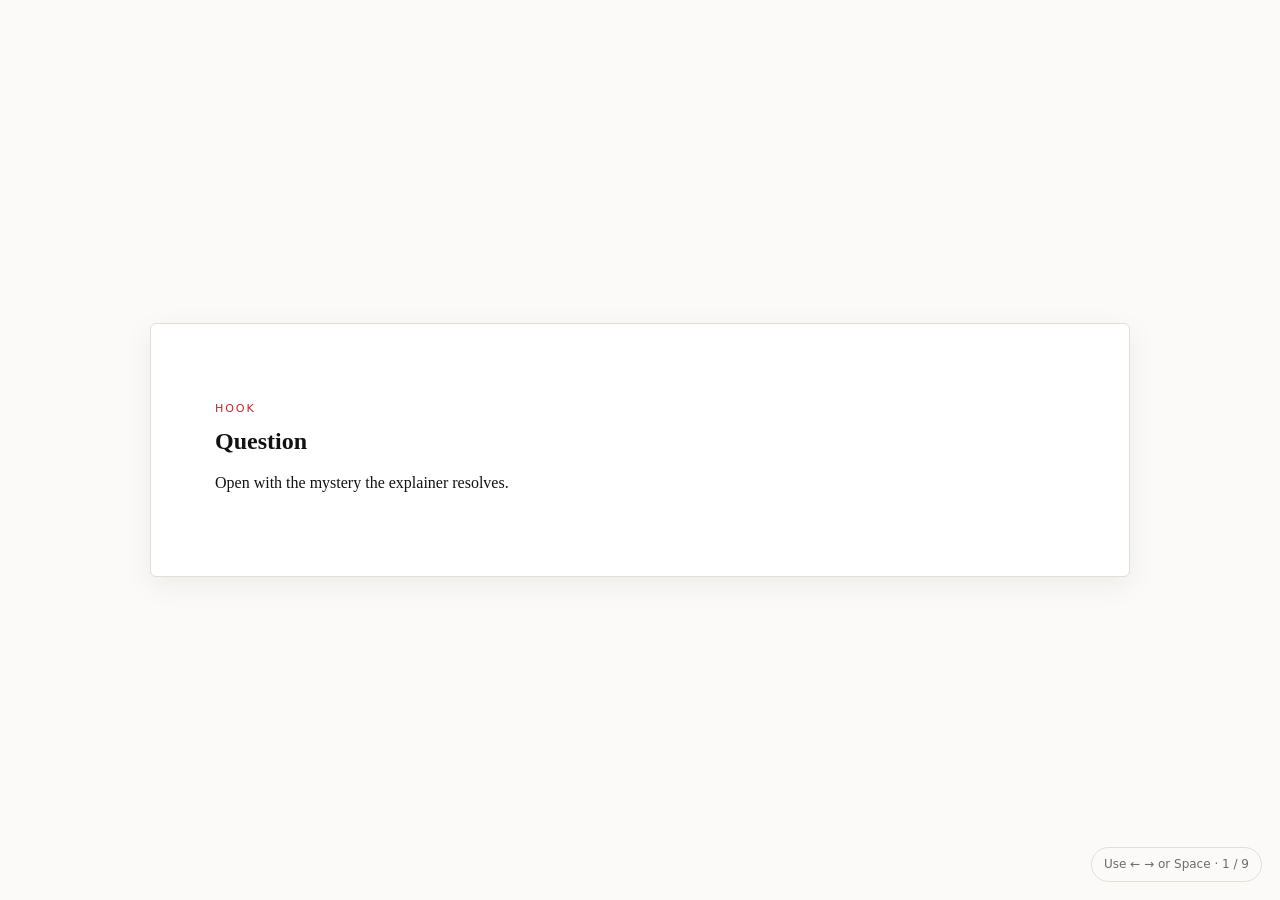
<file: templates/explainer.html>
<!doctype html><html lang="en"><head><meta charset="utf-8"><meta name="viewport" content="width=device-width,initial-scale=1"><title>Explainer template</title><style>
:root{--ink:#121212;--paper:#fbfaf8;--rule:#e2ddd5;--accent:#c1272d;--accent2:#1a6aa8;--muted:#6b6b6b;--sand:#f1ece3;--serif:"Iowan Old Style","Palatino Linotype",Georgia,serif;--sans:"Helvetica Neue",Inter,system-ui,-apple-system,sans-serif;--ease:cubic-bezier(.2,.8,.2,1);--radius:6px}
*{box-sizing:border-box} body{margin:0;background:var(--paper);color:var(--ink);font-family:var(--serif);line-height:1.6} .deck{min-height:100vh;overflow:hidden}.slide{min-height:100vh;display:none;place-items:center;padding:clamp(24px,6vw,88px)}.slide.on{display:grid}.card{max-width:980px;width:100%;background:#fff;border:1px solid var(--rule);border-radius:var(--radius);padding:clamp(24px,5vw,64px);box-shadow:0 8px 30px rgba(0,0,0,.06)}.k{font-family:var(--sans);font-size:.7rem;letter-spacing:.16em;text-transform:uppercase;color:var(--accent)}h1,h2{line-height:1.05;margin:.2em 0}.nav{position:fixed;right:18px;bottom:18px;font-family:var(--sans);font-size:.75rem;color:var(--muted);background:var(--paper);border:1px solid var(--rule);border-radius:99px;padding:7px 12px}.reveal{opacity:0;transform:translateY(22px)}.reveal.in{opacity:1;transform:none;transition:opacity .7s ease,transform .7s var(--ease)}.bars{display:flex;align-items:end;gap:7px;height:150px}.bar{flex:1;background:linear-gradient(#5b8db8,#2c5f8a);height:0;border-radius:3px 3px 0 0;transition:height .7s var(--ease)}.quiz button{font-family:var(--sans);padding:10px 18px;border:1px solid var(--ink);background:#fff;border-radius:99px}.quiz button:focus-visible,.slide:focus-visible{outline:3px solid var(--accent2);outline-offset:3px}@media(max-width:520px){.slide{padding:18px}.card{padding:22px}.bars{height:110px}}@media(prefers-reduced-motion:reduce){*,*::before,*::after{transition-duration:.01ms!important;animation-duration:.01ms!important;scroll-behavior:auto!important}.reveal{opacity:1;transform:none}}
</style></head><body><main class="deck" aria-label="question to mechanism to implication"><section class="slide" tabindex="-1"><div class="card"><p class="k">Hook</p><h2>Question</h2><p class="reveal">Open with the mystery the explainer resolves.</p><!-- effect slot: 01 scroll reveal wired by .reveal --></div></section><section class="slide" tabindex="-1"><div class="card"><p class="k">Setup</p><h2>Known mechanism</h2><p class="reveal">Define the normal system briefly.</p></div></section><section class="slide" tabindex="-1"><div class="card"><p class="k">Inciting Incident</p><h2>The anomaly</h2><p class="reveal">Show what breaks expectation.</p><!-- effect slot: 03 hover disclosure wired below --><div class="bars" id="bars"></div></div></section><section class="slide" tabindex="-1"><div class="card"><p class="k">Pinch Point 1</p><h2>First constraint</h2><p class="reveal">Explain why the easy answer fails.</p></div></section><section class="slide" tabindex="-1"><div class="card"><p class="k">Midpoint</p><h2>Try the model</h2><p class="reveal">Invite a prediction or binary choice.</p><!-- effect slot: 10 binary quiz wired below --><div class="quiz"><p id="q">Ready?</p><button data-a="1">Yes</button> <button data-a="0">No</button></div></div></section><section class="slide" tabindex="-1"><div class="card"><p class="k">Pinch Point 2</p><h2>Second constraint</h2><p class="reveal">Add the complication that changes interpretation.</p></div></section><section class="slide" tabindex="-1"><div class="card"><p class="k">Plot Point 2</p><h2>Mechanism</h2><p class="reveal">Assemble the parts into a causal account.</p></div></section><section class="slide" tabindex="-1"><div class="card"><p class="k">Climax</p><h2>Implication</h2><p class="reveal">Close the question in direct prose.</p></div></section><section class="slide" tabindex="-1"><div class="card"><p class="k">Resolution</p><h2>What changes</h2><p class="reveal">Name what readers should remember or do next.</p></div></section></main><div class="nav">Use ← → or Space · <span id="pos">1 / 9</span></div><script>
const RM=matchMedia('(prefers-reduced-motion: reduce)').matches;const slides=[...document.querySelectorAll('.slide')];let i=0;function show(n){slides[i].classList.remove('on');i=Math.max(0,Math.min(slides.length-1,n));slides[i].classList.add('on');slides[i].focus();document.getElementById('pos').textContent=(i+1)+' / '+slides.length;slides[i].querySelectorAll('.reveal').forEach((el,k)=>setTimeout(()=>el.classList.add('in'),RM?0:k*120));}addEventListener('keydown',e=>{if(['ArrowRight',' '].includes(e.key)){e.preventDefault();show(i+1)}if(e.key==='ArrowLeft'){e.preventDefault();show(i-1)}});show(0);

const bars=document.getElementById('bars');if(bars){[28,44,63,79,92].forEach(v=>{const b=document.createElement('div');b.className='bar';bars.appendChild(b);setTimeout(()=>b.style.height=v+'%',300+v*6)})}const q=document.getElementById('q');document.querySelectorAll('.quiz button').forEach(b=>b.addEventListener('click',()=>{q.textContent=b.dataset.a==='1'?'Commitment recorded.':'Objection recorded.'}));
</script></body></html>
</file>
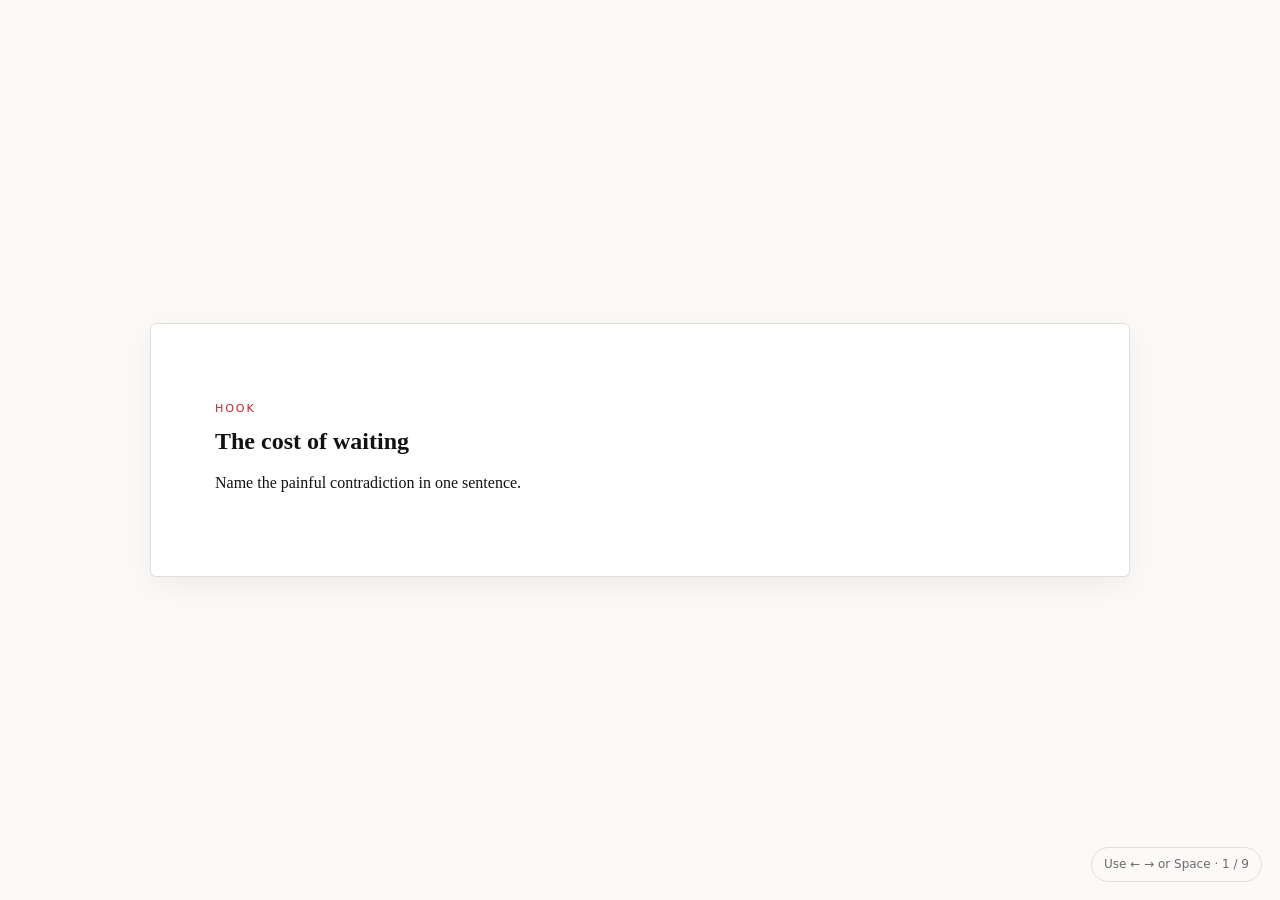
<file: templates/pitch.html>
<!doctype html><html lang="en"><head><meta charset="utf-8"><meta name="viewport" content="width=device-width,initial-scale=1"><title>Pitch template</title><style>
:root{--ink:#121212;--paper:#fbfaf8;--rule:#e2ddd5;--accent:#c1272d;--accent2:#1a6aa8;--muted:#6b6b6b;--sand:#f1ece3;--serif:"Iowan Old Style","Palatino Linotype",Georgia,serif;--sans:"Helvetica Neue",Inter,system-ui,-apple-system,sans-serif;--ease:cubic-bezier(.2,.8,.2,1);--radius:6px}
*{box-sizing:border-box} body{margin:0;background:var(--paper);color:var(--ink);font-family:var(--serif);line-height:1.6} .deck{min-height:100vh;overflow:hidden}.slide{min-height:100vh;display:none;place-items:center;padding:clamp(24px,6vw,88px)}.slide.on{display:grid}.card{max-width:980px;width:100%;background:#fff;border:1px solid var(--rule);border-radius:var(--radius);padding:clamp(24px,5vw,64px);box-shadow:0 8px 30px rgba(0,0,0,.06)}.k{font-family:var(--sans);font-size:.7rem;letter-spacing:.16em;text-transform:uppercase;color:var(--accent)}h1,h2{line-height:1.05;margin:.2em 0}.nav{position:fixed;right:18px;bottom:18px;font-family:var(--sans);font-size:.75rem;color:var(--muted);background:var(--paper);border:1px solid var(--rule);border-radius:99px;padding:7px 12px}.reveal{opacity:0;transform:translateY(22px)}.reveal.in{opacity:1;transform:none;transition:opacity .7s ease,transform .7s var(--ease)}.bars{display:flex;align-items:end;gap:7px;height:150px}.bar{flex:1;background:linear-gradient(#5b8db8,#2c5f8a);height:0;border-radius:3px 3px 0 0;transition:height .7s var(--ease)}.quiz button{font-family:var(--sans);padding:10px 18px;border:1px solid var(--ink);background:#fff;border-radius:99px}.quiz button:focus-visible,.slide:focus-visible{outline:3px solid var(--accent2);outline-offset:3px}@media(max-width:520px){.slide{padding:18px}.card{padding:22px}.bars{height:110px}}@media(prefers-reduced-motion:reduce){*,*::before,*::after{transition-duration:.01ms!important;animation-duration:.01ms!important;scroll-behavior:auto!important}.reveal{opacity:1;transform:none}}
</style></head><body><main class="deck" aria-label="problem to solution to ask"><section class="slide" tabindex="-1"><div class="card"><p class="k">Hook</p><h2>The cost of waiting</h2><p class="reveal">Name the painful contradiction in one sentence.</p><!-- effect slot: 01 scroll reveal wired by .reveal --></div></section><section class="slide" tabindex="-1"><div class="card"><p class="k">Setup</p><h2>Problem</h2><p class="reveal">Who has the problem, where it appears, and why now.</p><!-- effect slot: optional color thread --></div></section><section class="slide" tabindex="-1"><div class="card"><p class="k">Inciting Incident</p><h2>Proof it is urgent</h2><p class="reveal">Put the strongest number or customer evidence here.</p><!-- effect slot: 03 hover disclosure wired below --><div class="bars" id="bars"></div></div></section><section class="slide" tabindex="-1"><div class="card"><p class="k">Pinch Point 1</p><h2>Why current options fail</h2><p class="reveal">Show the opposing force.</p><!-- effect slot: optional forensic --></div></section><section class="slide" tabindex="-1"><div class="card"><p class="k">Midpoint</p><h2>Solution</h2><p class="reveal">Let the audience commit to the new frame.</p><!-- effect slot: 10 binary quiz wired below --><div class="quiz"><p id="q">Ready?</p><button data-a="1">Yes</button> <button data-a="0">No</button></div></div></section><section class="slide" tabindex="-1"><div class="card"><p class="k">Pinch Point 2</p><h2>Risk and objection</h2><p class="reveal">Answer the hardest objection directly.</p><!-- effect slot: optional turn-by-turn --></div></section><section class="slide" tabindex="-1"><div class="card"><p class="k">Plot Point 2</p><h2>Business model</h2><p class="reveal">Move from evidence to argument.</p><!-- effect slot: optional color thread return --></div></section><section class="slide" tabindex="-1"><div class="card"><p class="k">Climax</p><h2>The ask</h2><p class="reveal">State the amount, decision, or commitment plainly.</p><!-- effect slot: no spectacle --></div></section><section class="slide" tabindex="-1"><div class="card"><p class="k">Resolution</p><h2>Next step</h2><p class="reveal">Tell them exactly what happens after yes.</p><!-- effect slot: optional paywall/ask simulator --></div></section></main><div class="nav">Use ← → or Space · <span id="pos">1 / 9</span></div><script>
const RM=matchMedia('(prefers-reduced-motion: reduce)').matches;const slides=[...document.querySelectorAll('.slide')];let i=0;function show(n){slides[i].classList.remove('on');i=Math.max(0,Math.min(slides.length-1,n));slides[i].classList.add('on');slides[i].focus();document.getElementById('pos').textContent=(i+1)+' / '+slides.length;slides[i].querySelectorAll('.reveal').forEach((el,k)=>setTimeout(()=>el.classList.add('in'),RM?0:k*120));}addEventListener('keydown',e=>{if(['ArrowRight',' '].includes(e.key)){e.preventDefault();show(i+1)}if(e.key==='ArrowLeft'){e.preventDefault();show(i-1)}});show(0);

const bars=document.getElementById('bars');if(bars){[28,44,63,79,92].forEach(v=>{const b=document.createElement('div');b.className='bar';bars.appendChild(b);setTimeout(()=>b.style.height=v+'%',300+v*6)})}const q=document.getElementById('q');document.querySelectorAll('.quiz button').forEach(b=>b.addEventListener('click',()=>{q.textContent=b.dataset.a==='1'?'Commitment recorded.':'Objection recorded.'}));
</script></body></html>
</file>
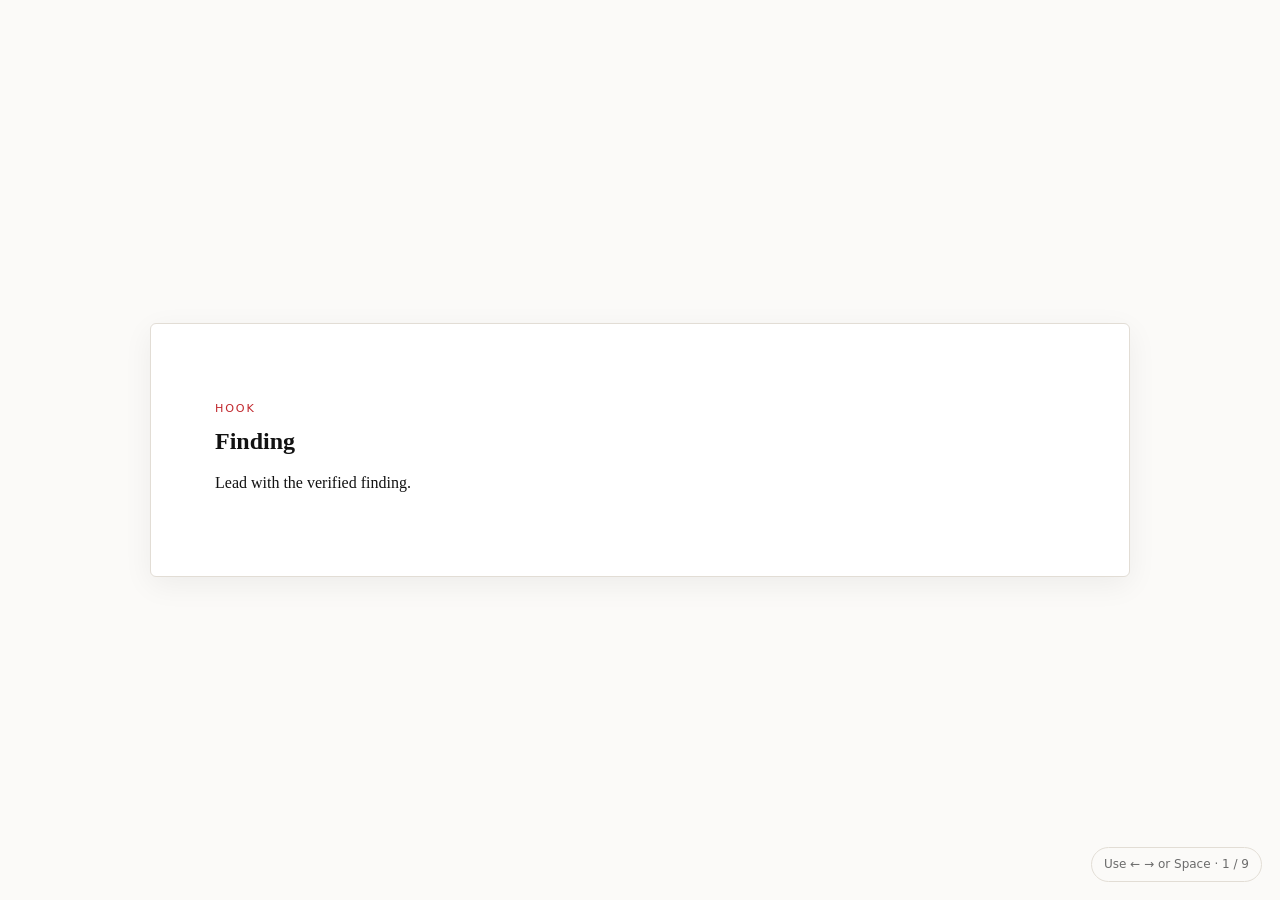
<file: templates/report.html>
<!doctype html><html lang="en"><head><meta charset="utf-8"><meta name="viewport" content="width=device-width,initial-scale=1"><title>Report template</title><style>
:root{--ink:#121212;--paper:#fbfaf8;--rule:#e2ddd5;--accent:#c1272d;--accent2:#1a6aa8;--muted:#6b6b6b;--sand:#f1ece3;--serif:"Iowan Old Style","Palatino Linotype",Georgia,serif;--sans:"Helvetica Neue",Inter,system-ui,-apple-system,sans-serif;--ease:cubic-bezier(.2,.8,.2,1);--radius:6px}
*{box-sizing:border-box} body{margin:0;background:var(--paper);color:var(--ink);font-family:var(--serif);line-height:1.6} .deck{min-height:100vh;overflow:hidden}.slide{min-height:100vh;display:none;place-items:center;padding:clamp(24px,6vw,88px)}.slide.on{display:grid}.card{max-width:980px;width:100%;background:#fff;border:1px solid var(--rule);border-radius:var(--radius);padding:clamp(24px,5vw,64px);box-shadow:0 8px 30px rgba(0,0,0,.06)}.k{font-family:var(--sans);font-size:.7rem;letter-spacing:.16em;text-transform:uppercase;color:var(--accent)}h1,h2{line-height:1.05;margin:.2em 0}.nav{position:fixed;right:18px;bottom:18px;font-family:var(--sans);font-size:.75rem;color:var(--muted);background:var(--paper);border:1px solid var(--rule);border-radius:99px;padding:7px 12px}.reveal{opacity:0;transform:translateY(22px)}.reveal.in{opacity:1;transform:none;transition:opacity .7s ease,transform .7s var(--ease)}.bars{display:flex;align-items:end;gap:7px;height:150px}.bar{flex:1;background:linear-gradient(#5b8db8,#2c5f8a);height:0;border-radius:3px 3px 0 0;transition:height .7s var(--ease)}.quiz button{font-family:var(--sans);padding:10px 18px;border:1px solid var(--ink);background:#fff;border-radius:99px}.quiz button:focus-visible,.slide:focus-visible{outline:3px solid var(--accent2);outline-offset:3px}@media(max-width:520px){.slide{padding:18px}.card{padding:22px}.bars{height:110px}}@media(prefers-reduced-motion:reduce){*,*::before,*::after{transition-duration:.01ms!important;animation-duration:.01ms!important;scroll-behavior:auto!important}.reveal{opacity:1;transform:none}}
</style></head><body><main class="deck" aria-label="finding to evidence to recommendation"><section class="slide" tabindex="-1"><div class="card"><p class="k">Hook</p><h2>Finding</h2><p class="reveal">Lead with the verified finding.</p><!-- effect slot: 01 scroll reveal wired by .reveal --></div></section><section class="slide" tabindex="-1"><div class="card"><p class="k">Setup</p><h2>Scope</h2><p class="reveal">State dataset, period, geography, and limits.</p></div></section><section class="slide" tabindex="-1"><div class="card"><p class="k">Inciting Incident</p><h2>Evidence snapshot</h2><p class="reveal">Show the strongest comparison.</p><!-- effect slot: 03 hover disclosure wired below --><div class="bars" id="bars"></div></div></section><section class="slide" tabindex="-1"><div class="card"><p class="k">Pinch Point 1</p><h2>Method pressure</h2><p class="reveal">Expose uncertainty or counter-case.</p></div></section><section class="slide" tabindex="-1"><div class="card"><p class="k">Midpoint</p><h2>Reader check</h2><p class="reveal">Let the reader test an assumption.</p><!-- effect slot: 10 binary quiz wired below --><div class="quiz"><p id="q">Ready?</p><button data-a="1">Yes</button> <button data-a="0">No</button></div></div></section><section class="slide" tabindex="-1"><div class="card"><p class="k">Pinch Point 2</p><h2>Secondary evidence</h2><p class="reveal">Add corroboration that raises stakes.</p></div></section><section class="slide" tabindex="-1"><div class="card"><p class="k">Plot Point 2</p><h2>Interpretation</h2><p class="reveal">Move from findings to meaning.</p></div></section><section class="slide" tabindex="-1"><div class="card"><p class="k">Climax</p><h2>Recommendation</h2><p class="reveal">Say what should happen.</p></div></section><section class="slide" tabindex="-1"><div class="card"><p class="k">Resolution</p><h2>Follow-up</h2><p class="reveal">Assign owner, timeline, and next verification.</p></div></section></main><div class="nav">Use ← → or Space · <span id="pos">1 / 9</span></div><script>
const RM=matchMedia('(prefers-reduced-motion: reduce)').matches;const slides=[...document.querySelectorAll('.slide')];let i=0;function show(n){slides[i].classList.remove('on');i=Math.max(0,Math.min(slides.length-1,n));slides[i].classList.add('on');slides[i].focus();document.getElementById('pos').textContent=(i+1)+' / '+slides.length;slides[i].querySelectorAll('.reveal').forEach((el,k)=>setTimeout(()=>el.classList.add('in'),RM?0:k*120));}addEventListener('keydown',e=>{if(['ArrowRight',' '].includes(e.key)){e.preventDefault();show(i+1)}if(e.key==='ArrowLeft'){e.preventDefault();show(i-1)}});show(0);

const bars=document.getElementById('bars');if(bars){[28,44,63,79,92].forEach(v=>{const b=document.createElement('div');b.className='bar';bars.appendChild(b);setTimeout(()=>b.style.height=v+'%',300+v*6)})}const q=document.getElementById('q');document.querySelectorAll('.quiz button').forEach(b=>b.addEventListener('click',()=>{q.textContent=b.dataset.a==='1'?'Commitment recorded.':'Objection recorded.'}));
</script></body></html>
</file>
<file: docs/styles.css>
/* ============================================================
   PREMIUM STORY EFFECTS — STYLESHEET
   01 Tokens · 02 Base · 03 Hero · 04 Module shell
   05 Replay bar · 06–13 Effect modules · 14 Footer · 15 A11y
   ============================================================ */

/* ---------- 01 TOKENS ---------- */
:root{
  --ink:#211b16;
  --dark:#151719;
  --paper:#f7efe2;
  --card:#fffdf8;
  --sand:#efe2cf;
  --rule:#decfbd;
  --accent:#c83b33;
  --accent2:#276f9f;
  --accent3:#dc9a2e;
  --mint:#8ebf9f;
  --muted:#75695d;
  --serif:"Iowan Old Style","Palatino Linotype",Georgia,serif;
  --sans:"Avenir Next","Nunito Sans","Helvetica Neue",Inter,system-ui,-apple-system,sans-serif;
  --ease:cubic-bezier(.2,.8,.2,1);
  --radius:16px;
  --radius-sm:10px;
  --shadow-card:0 18px 55px rgba(89,62,35,.12),0 2px 8px rgba(89,62,35,.07);
  --shadow-media:0 16px 38px rgba(33,27,22,.18),inset 0 1px 0 rgba(255,255,255,.18);
}

/* ---------- 02 BASE ---------- */
*{box-sizing:border-box}

html{
  touch-action:pan-y;
}

body{
  margin:0;
  background:
    radial-gradient(circle at 8% 6%,rgba(220,154,46,.15),transparent 28vw),
    radial-gradient(circle at 94% 16%,rgba(39,111,159,.12),transparent 24vw),
    linear-gradient(180deg,#fbf5eb 0%,var(--paper) 46%,#f4eadb 100%);
  color:var(--ink);
  font-family:var(--serif);
  line-height:1.6;
  -webkit-font-smoothing:antialiased;
  touch-action:pan-y;
}

.wrap{max-width:780px;margin:0 auto;padding:0 20px}

code{
  font-family:ui-monospace,SFMono-Regular,Menlo,monospace;
  font-size:.86em;
  background:var(--sand);
  padding:1px 5px;
  border-radius:6px;
  overflow-wrap:anywhere;
}

kbd{
  font-family:var(--sans);
  font-size:.9em;
  background:var(--dark);
  color:#fff;
  padding:1px 6px;
  border-radius:6px;
}

#prog{
  position:fixed;
  top:0;left:0;
  height:3px;width:0;
  background:var(--accent);
  z-index:99;
}

/* ---------- 03 HERO ---------- */
.hero{
  min-height:100vh;
  min-height:100svh;
  position:relative;
  overflow:hidden;
  display:grid;
  place-items:center;
  isolation:isolate;
  background:
    radial-gradient(circle at 50% 44%,#181512 0%,#0b0b0b 48%,#030303 100%);
  color:#fff;
}

.hero::before{
  content:"";
  position:absolute;
  inset:0;
  pointer-events:none;
}

.hero::before{
  z-index:1;
  background:
    radial-gradient(ellipse at 50% 46%,rgba(255,246,224,.2) 0 18%,transparent 46%),
    radial-gradient(ellipse at 50% 48%,transparent 0 38%,rgba(0,0,0,.36) 68%,rgba(0,0,0,.78) 100%),
    linear-gradient(to bottom,rgba(0,0,0,.2),transparent 42%,rgba(0,0,0,.72));
}

.hero-depth{
  position:absolute;
  z-index:0;
  transform:translate3d(var(--hero-x,0),var(--hero-y,0),0);
  will-change:transform;
}

.hero-panel{
  width:clamp(220px,28vw,420px);
  height:clamp(340px,46vw,640px);
  border:1px solid rgba(255,255,255,.12);
  border-radius:18px;
  opacity:.44;
  box-shadow:inset 0 1px 0 rgba(255,255,255,.12);
  animation:panelFloat 18s var(--ease) infinite alternate;
}

.panel-blue{
  top:12%;
  left:8%;
  rotate:-13deg;
  background:linear-gradient(150deg,rgba(58,111,160,.42),rgba(255,255,255,.04) 58%,rgba(0,0,0,.08));
}

.panel-red{
  right:7%;
  bottom:7%;
  rotate:11deg;
  opacity:.4;
  background:linear-gradient(150deg,rgba(150,32,42,.42),rgba(255,255,255,.035) 62%,rgba(0,0,0,.1));
}

.panel-paper{
  left:50%;
  top:50%;
  translate:-50% -50%;
  rotate:-2deg;
  width:clamp(240px,32vw,480px);
  opacity:.18;
  background:linear-gradient(160deg,rgba(255,245,223,.42),rgba(255,255,255,.04) 58%,rgba(0,0,0,.12));
}

.hero-copy{
  position:relative;
  z-index:3;
  transform:translate3d(0,var(--hero-y,0),0);
  will-change:transform;
}

.hero h1{
  position:relative;
  font-size:clamp(2.4rem,8vw,5rem);
  line-height:1.02;
  margin:0;
  text-align:center;
  letter-spacing:-.02em;
}

.hero p{
  position:relative;
  text-align:center;
  font-family:var(--sans);
  font-size:.8rem;
  letter-spacing:.18em;
  text-transform:uppercase;
  color:#bdb6ab;
}

.scrollcue{
  position:absolute;
  bottom:28px;left:50%;
  z-index:3;
  translate:-50% 0;
  font-family:var(--sans);
  font-size:.7rem;
  letter-spacing:.2em;
  color:#9a948a;
  animation:bob 2s ease-in-out infinite;
}

@keyframes bob{
  0%,100%{transform:translateY(0);opacity:.5}
  50%{transform:translateY(8px);opacity:1}
}

@keyframes panelFloat{
  from{scale:1}
  to{scale:1.035}
}

/* ---------- 04 MODULE SHELL ---------- */
.mod{padding:88px 0;border-top:1px solid var(--rule)}

.tag{
  font-family:var(--sans);
  font-size:.68rem;
  letter-spacing:.2em;
  text-transform:uppercase;
  color:var(--accent);
  font-weight:700;
  margin:0 0 10px;
}

.mod h2{font-size:1.9rem;margin:0 0 6px;letter-spacing:-.01em}

.mod .why{
  font-family:var(--sans);
  font-size:.88rem;
  background:linear-gradient(135deg,rgba(255,253,248,.84),rgba(239,226,207,.72));
  border:1px solid rgba(222,207,189,.78);
  border-left:5px solid var(--accent2);
  border-radius:var(--radius-sm);
  padding:14px 18px;
  margin:18px 0 26px;
  color:#4e443b;
}

.maker-callout{
  margin-top:0;
  border-top:0;
  padding:64px 0 72px;
}

.maker-callout h2{max-width:620px}

.maker-callout p:not(.tag){
  font-size:1.05rem;
  margin:14px 0 0;
}

.maker-callout .why{margin-bottom:0}

.demo{
  border:1px solid var(--rule);
  background:var(--card);
  border-radius:var(--radius);
  padding:24px;
  box-shadow:var(--shadow-card);
}

.demo-flush{margin-top:20px}

.demo-label{
  font-family:var(--sans);
  font-size:.65rem;
  letter-spacing:.16em;
  text-transform:uppercase;
  color:var(--muted);
  font-weight:700;
  margin-bottom:14px;
}

/* ---------- 05 REPLAY BAR ---------- */
.replaybar{
  display:flex;
  align-items:center;
  gap:12px;
  margin-top:16px;
  padding-top:14px;
  border-top:1px dashed rgba(117,105,93,.32);
  flex-wrap:wrap;
}

.replaybar.bare{border-top:none;padding-top:0;margin-top:0}

.replay{
  font-family:var(--sans);
  font-size:.78rem;
  min-height:40px;
  padding:9px 16px;
  border:1px solid rgba(33,27,22,.85);
  background:var(--card);
  color:var(--ink);
  border-radius:999px;
  cursor:pointer;
  display:inline-flex;
  align-items:center;
  gap:7px;
  box-shadow:0 2px 0 rgba(33,27,22,.08);
  transition:background .2s,color .2s,transform .2s,box-shadow .2s;
}

.replay:hover{background:var(--ink);color:#fff;transform:translateY(-1px);box-shadow:0 7px 18px rgba(33,27,22,.14)}
.replay:focus-visible{outline:3px solid var(--accent2);outline-offset:2px}
.replay:disabled{opacity:.45;cursor:wait}
.replay.accent{border-color:var(--accent);color:var(--accent)}
.replay.accent:hover{background:var(--accent);color:#fff}

.replay svg{width:13px;height:13px;transition:transform .5s var(--ease)}
.replay:hover svg{transform:rotate(-180deg)}

.replay-note{font-family:var(--sans);font-size:.72rem;color:var(--muted)}

/* ---------- 06 SCROLL REVEAL ---------- */
.reveal{
  opacity:0;
  transform:translateY(28px);
  transition:opacity .8s ease,transform .8s var(--ease);
}
.reveal.in{opacity:1;transform:none}

/* Stagger children: WAAPI owns these. Only the resting (pre-animation)
   state is declared here; no transition, no .in rules. */
.stagger>.sg{
  opacity:0;
  margin:0 0 10px;
}
.stagger>.sg.last{margin-bottom:0}

.dropcap::first-letter{
  float:left;
  font-size:3.9rem;
  line-height:.82;
  padding:4px 10px 0 0;
  font-weight:700;
  color:var(--accent);
}

/* ---------- 07 SCROLLYTELLING ---------- */
.scrolly{
  position:relative;
  display:grid;
  grid-template-columns:1fr 1fr;
  gap:30px;
}

.sticky-viz{
  position:sticky;
  top:12vh;
  align-self:start;
  height:76vh;
  background:
    radial-gradient(circle at 50% 36%,rgba(255,255,255,.1),transparent 32%),
    linear-gradient(145deg,#152433,#17120f);
  border-radius:var(--radius);
  box-shadow:var(--shadow-media);
  overflow:hidden;
  display:grid;
  place-items:center;
}

.scrolly-object{
  position:relative;
  width:min(76%,360px);
  aspect-ratio:3/4;
  transform:translate3d(0,0,0) scale(1) rotate(0deg);
  transition:transform .7s var(--ease);
  will-change:transform;
}

.map-card{
  height:100%;
  padding:18px;
  border:1px solid rgba(255,255,255,.14);
  border-radius:16px;
  background:linear-gradient(160deg,#fbfaf8,#e7ded1);
  box-shadow:0 18px 45px rgba(0,0,0,.28),inset 0 1px 0 rgba(255,255,255,.76);
}

.map-kicker,
.map-caption,
.map-callout,
.map-label{
  font-family:var(--sans);
  font-size:.68rem;
  letter-spacing:.14em;
  text-transform:uppercase;
}

.map-kicker{color:var(--accent);margin-bottom:12px}

.map-viewport{
  position:relative;
  height:70%;
  overflow:hidden;
  border-radius:10px;
  background:
    linear-gradient(90deg,rgba(18,18,18,.05) 1px,transparent 1px),
    linear-gradient(0deg,rgba(18,18,18,.05) 1px,transparent 1px),
    #ebe5da;
  background-size:32px 32px;
}

.map-layer{
  position:absolute;
  inset:0;
  transform-origin:68% 46%;
  transition:transform .7s var(--ease);
}

.map-river{
  position:absolute;
  width:24%;
  height:120%;
  left:9%;
  top:-10%;
  border-radius:50%;
  background:rgba(26,106,168,.22);
  rotate:12deg;
}

.map-road{
  position:absolute;
  height:7px;
  border-radius:999px;
  background:rgba(18,18,18,.22);
}

.road-a{width:78%;left:13%;top:30%;rotate:-8deg}
.road-b{width:70%;left:22%;top:58%;rotate:14deg}
.road-c{width:7px;height:78%;left:58%;top:10%;rotate:5deg}
.road-d{width:7px;height:68%;left:76%;top:16%;rotate:-11deg}

.map-zone{
  position:absolute;
  width:92px;
  height:92px;
  right:17%;
  top:30%;
  border:2px solid rgba(193,39,45,.85);
  border-radius:50%;
  background:rgba(193,39,45,.16);
  opacity:0;
  scale:.72;
  transition:opacity .45s var(--ease),scale .45s var(--ease);
}

.map-marker{
  position:absolute;
  right:27%;
  top:39%;
  width:30px;
  height:30px;
  display:grid;
  place-items:center;
  border-radius:50% 50% 50% 0;
  background:var(--accent);
  color:transparent;
  line-height:1;
  transform:rotate(-45deg);
}

.map-marker::before{content:"";position:absolute;inset:7px;border-radius:50%;background:rgba(255,255,255,.25)}

.map-label{
  position:absolute;
  color:#3d3933;
  background:rgba(255,255,255,.78);
  border:1px solid rgba(18,18,18,.08);
  border-radius:999px;
  padding:5px 8px;
  letter-spacing:.08em;
}

.label-north{left:24%;top:18%}
.label-site{right:5%;top:55%;opacity:0;transition:opacity .45s var(--ease)}

.map-caption{color:#4b443c;margin-top:14px;letter-spacing:.08em}

.map-callout{
  position:absolute;
  color:#fff;
  background:rgba(18,18,18,.82);
  border:1px solid rgba(255,255,255,.16);
  border-radius:999px;
  padding:7px 10px;
  opacity:0;
  transition:opacity .45s var(--ease),transform .45s var(--ease);
  transform:translateY(8px);
}

.callout-a{left:-34px;top:24%}
.callout-b{right:-38px;top:44%}

.scrolly[data-state="1"] .map-layer{transform:translate3d(-44px,-12px,0) scale(1.22)}
.scrolly[data-state="2"] .map-layer{transform:translate3d(-58px,-20px,0) scale(1.36)}
.scrolly[data-state="3"] .map-layer{transform:translate3d(-36px,-14px,0) scale(1.18)}
.scrolly[data-state="1"] .callout-a,
.scrolly[data-state="2"] .callout-b,
.scrolly[data-state="3"] .callout-b{opacity:1;transform:translateY(0)}
.scrolly[data-state="2"] .map-zone,
.scrolly[data-state="3"] .map-zone{opacity:1;scale:1}
.scrolly[data-state="3"] .label-site{opacity:1}

.steps{display:flex;flex-direction:column;gap:60vh;padding:28vh 0}

.step{
  background:var(--card);
  border:1px solid var(--rule);
  border-radius:var(--radius);
  padding:18px;
  opacity:.32;
  transition:opacity .4s,box-shadow .4s;
}

.step.active{opacity:1;box-shadow:var(--shadow-card)}

.step b{
  display:block;
  font-family:var(--sans);
  font-size:.68rem;
  letter-spacing:.16em;
  text-transform:uppercase;
  color:var(--accent2);
  margin-bottom:6px;
}

/* ---------- 08 HOVER BARS ---------- */
.bars{display:flex;align-items:flex-end;gap:7px;height:190px;position:relative;overflow:visible}

.bar-tip-measure{
  position:fixed;
  left:-9999px;
  top:-9999px;
  visibility:hidden;
  pointer-events:none;
  font-family:var(--sans);
  font-size:.7rem;
  line-height:1.35;
  padding:5px 9px;
  white-space:normal;
  text-align:center;
}

.bar{
  flex:1;
  height:0;
  border:none;
  padding:0;
  background:linear-gradient(#4e93bd,#276f9f);
  border-radius:3px 3px 0 0;
  position:relative;
  cursor:pointer;
  transition:height .7s var(--ease),filter .25s,transform .25s;
}

.bar:nth-child(3n+1){background:linear-gradient(#d84e42,#9b241f)}
.bar:nth-child(3n){background:linear-gradient(#dc9a2e,#a65f10)}

.bar:hover,
.bar:focus-visible{
  filter:brightness(1.35);
  transform:translateY(-5px);
  outline:none;
  z-index:5;
}

.bar::after{
  content:attr(data-v);
  position:absolute;
  bottom:102%;
  left:50%;
  width:var(--bar-tip-w,160px);
  translate:calc(-50% + var(--bar-tip-x,0px)) 0;
  background:var(--ink);
  color:#fff;
  font-family:var(--sans);
  font-size:.7rem;
  line-height:1.35;
  padding:5px 9px;
  border-radius:4px;
  white-space:normal;
  text-align:center;
  overflow-wrap:normal;
  opacity:0;
  pointer-events:none;
  transition:opacity .2s,translate .2s;
  z-index:6;
}

.bar:hover::after,
.bar:focus-visible::after{opacity:1;translate:calc(-50% + var(--bar-tip-x,0px)) -6px}

/* ---------- 09 YOU DRAW IT ---------- */
#drawWrap{position:relative;touch-action:none}

#draw{
  width:100%;
  height:300px;
  display:block;
  border-radius:var(--radius-sm);
  background:
    linear-gradient(90deg,rgba(39,111,159,.06) 1px,transparent 1px),
    linear-gradient(0deg,rgba(39,111,159,.06) 1px,transparent 1px),
    #fffdf8;
  background-size:28px 28px;
  border:1px solid var(--rule);
  box-shadow:var(--shadow-media);
  cursor:crosshair;
}

.btnrow{display:flex;gap:10px;margin-top:14px;flex-wrap:wrap}

button.act{
  font-family:var(--sans);
  font-size:.8rem;
  min-height:42px;
  padding:10px 17px;
  border:1px solid var(--ink);
  background:var(--ink);
  color:#fff;
  border-radius:999px;
  cursor:pointer;
  box-shadow:0 2px 0 rgba(33,27,22,.1);
  transition:opacity .2s,transform .2s,box-shadow .2s;
}

button.act.ghost{background:var(--card);color:var(--ink)}
button.act:hover{opacity:.9;transform:translateY(-1px);box-shadow:0 7px 18px rgba(33,27,22,.12)}
button.act:focus-visible{outline:3px solid var(--accent2);outline-offset:2px}

#verdict{
  font-family:var(--sans);
  font-size:.88rem;
  margin-top:12px;
  min-height:22px;
  color:var(--accent2);
  font-weight:700;
}

/* ---------- 10 ORB FIELD ---------- */
#orbs{
  width:100%;
  height:280px;
  display:block;
  border-radius:var(--radius-sm);
  background:#101923;
  border:1px solid rgba(255,255,255,.12);
  box-shadow:var(--shadow-media);
}

/* ---------- 11 FORENSIC ---------- */
.frame{
  position:relative;
  height:290px;
  border-radius:var(--radius-sm);
  overflow:hidden;
  background:linear-gradient(145deg,#33424b,#141a20);
  border:1px solid rgba(255,255,255,.12);
  box-shadow:var(--shadow-media);
}

.frame .grid{
  position:absolute;
  inset:0;
  background:
    linear-gradient(rgba(255,255,255,.05) 1px,transparent 1px) 0 0/100% 34px,
    linear-gradient(90deg,rgba(255,255,255,.05) 1px,transparent 1px) 0 0/34px 100%;
}

.frame canvas{position:absolute;inset:0;width:100%;height:100%}

.pin{
  position:absolute;
  width:44px;
  height:44px;
  padding:0;
  background:transparent;
  border:0;
  border-radius:50%;
  translate:-50% -50%;
  cursor:pointer;
  z-index:3;
}

.pin::before{
  content:"";
  position:absolute;
  inset:9px;
  border:2px solid var(--accent);
  border-radius:50%;
  animation:pulse 2.4s ease-out infinite;
}

.pin span{
  position:absolute;
  left:34px;
  top:-5px;
  min-width:min(120px,70vw);
  max-width:min(80vw,230px);
  background:rgba(0,0,0,.9);
  color:#fff;
  font-family:var(--sans);
  font-size:.72rem;
  padding:6px 10px;
  border-radius:4px;
  white-space:normal;
  overflow-wrap:anywhere;
  opacity:0;
  translate:-6px 0;
  transition:opacity .25s,translate .25s;
  pointer-events:none;
}

.pin:hover span,
.pin:focus-visible span{opacity:1;translate:0 0}
.pin:focus-visible{outline:3px solid #fff;outline-offset:3px}

@keyframes pulse{
  0%{box-shadow:0 0 0 0 rgba(193,39,45,.55)}
  70%{box-shadow:0 0 0 16px rgba(193,39,45,0)}
  100%{box-shadow:0 0 0 0 rgba(193,39,45,0)}
}

input[type=range]{width:100%;margin-top:16px;accent-color:var(--accent)}
input[type=range]:focus-visible{outline:3px solid var(--accent2);outline-offset:4px}

/* ---------- 12 KINETIC TYPE ---------- */
.kinetic{font-size:1.6rem;margin:0 0 18px}

/* WAAPI owns these. No transition property — it would fight the animation. */
.kinetic span{
  display:inline-block;
  opacity:0;
}

.kin-sub{margin:0}

/* Resting state only. The wipe is driven by WAAPI keyframes. */
.highlight{
  background:linear-gradient(var(--accent),var(--accent)) no-repeat left bottom/0% 100%;
  padding:0 2px;
}


/* ---------- 13 PARALLAX ---------- */
.px-stage{
  position:relative;
  height:300px;
  border-radius:var(--radius-sm);
  overflow:hidden;
  background:#0b1016;
  isolation:isolate;
  box-shadow:var(--shadow-media);
}

.px-layer{
  position:absolute;
  left:-10%;right:-10%;
  top:-25%;bottom:-25%;
  will-change:transform;
}

.px-sky{background:linear-gradient(#17283b 0%,#2d4a6b 55%,#6b4a52 100%)}

.px-sun{
  background:radial-gradient(circle at 50% 62%,
    #f0b429 0 42px,
    rgba(240,180,41,.22) 43px,
    transparent 150px);
}

.px-far{
  background:
    linear-gradient(transparent 55%,#1d3550 55%),
    conic-gradient(from 135deg at 22% 58%,transparent 0 25%,#1d3550 25% 50%,transparent 50%),
    conic-gradient(from 135deg at 62% 56%,transparent 0 25%,#1d3550 25% 50%,transparent 50%);
  background-size:100% 100%,46% 60%,46% 60%;
  background-position:0 0,0 40%,55% 44%;
  background-repeat:no-repeat;
}

.px-mid{
  background:
    linear-gradient(transparent 68%,#14263c 68%),
    conic-gradient(from 135deg at 38% 72%,transparent 0 25%,#14263c 25% 50%,transparent 50%),
    conic-gradient(from 135deg at 78% 70%,transparent 0 25%,#14263c 25% 50%,transparent 50%);
  background-size:100% 100%,44% 48%,44% 48%;
  background-position:0 0,15% 58%,60% 60%;
  background-repeat:no-repeat;
}

.px-near{background:linear-gradient(transparent 80%,#0a141f 80%)}

.px-grain{background:repeating-linear-gradient(115deg,rgba(255,255,255,.045) 0 2px,transparent 2px 8px)}

.px-cap{
  position:absolute;
  inset:0;
  z-index:5;
  display:grid;
  place-items:center;
  color:#fff;
  font-family:var(--sans);
  text-align:center;
  padding:20px;
}

.px-cap strong{
  display:block;
  font-size:1.35rem;
  letter-spacing:-.01em;
  margin-bottom:6px;
  text-shadow:0 2px 14px rgba(0,0,0,.6);
}

.px-cap em{
  font-style:normal;
  font-size:.74rem;
  letter-spacing:.16em;
  text-transform:uppercase;
  color:#cdc6bb;
  text-shadow:0 1px 8px rgba(0,0,0,.7);
}

.px-readout{
  font-family:var(--sans);
  font-size:.72rem;
  color:var(--muted);
  margin-top:10px;
}

/* ---------- 14 FOOTER ---------- */
footer{
  padding:70px 0;
  text-align:center;
  font-family:var(--sans);
  font-size:.78rem;
  color:var(--muted);
}

.maker-callout a,
footer a{
  color:var(--accent);
  text-underline-offset:3px;
}

/* ---------- 15 RESPONSIVE + A11Y ---------- */
@media(max-width:720px){
  .scrolly{
    display:block;
    margin-top:24px;
  }
  .sticky-viz{
    position:sticky;
    top:12px;
    top:calc(env(safe-area-inset-top,0px) + 12px);
    z-index:10;
    height:300px;
    width:100%;
    margin-bottom:18px;
  }
  .scrolly-object{
    width:min(70%,280px);
  }
  .map-card{
    padding:14px;
  }
  .map-kicker,
  .map-caption,
  .map-callout,
  .map-label{
    font-size:.58rem;
  }
  .map-callout{
    max-width:132px;
    border-radius:14px;
    line-height:1.25;
  }
  .callout-a{left:8px}
  .callout-b{right:8px}
  .steps{
    position:relative;
    z-index:5;
    display:flex;
    flex-direction:column;
    gap:0;
    padding:0 0 240px;
    margin-top:0;
  }
  .step{
    width:min(100%,430px);
    margin-inline:auto;
    margin-bottom:260px;
    background:rgba(255,253,248,.94);
    box-shadow:var(--shadow-card);
    opacity:1;
  }
  .step:last-child{
    margin-bottom:0;
  }
  .mod{padding:64px 0}
  .mod h2{font-size:1.55rem}
  .bars{height:150px;gap:4px}
  .bar::after{font-size:.62rem}
  #draw{height:240px}
  #orbs{height:220px}
  .frame{height:230px}
  .px-stage{height:240px}
}

@media(max-width:720px) and (max-height:560px){
  .sticky-viz{
    height:260px;
    min-height:0;
  }
  .steps{
    padding-bottom:200px;
  }
  .step{
    margin-bottom:210px;
  }
}

@media(prefers-reduced-motion:reduce){
  *,*::before,*::after{
    animation-duration:.01ms !important;
    animation-iteration-count:1 !important;
    transition-duration:.01ms !important;
    scroll-behavior:auto !important;
  }
  .px-layer,.hero-depth,.hero-copy,.scrolly-object,.map-layer{transform:none !important}
}

/* ---------- 16 COLOR THREADING ---------- */
:root{
  --ent-a:var(--accent);
  --ent-b:var(--accent2);
  --ent-c:var(--accent3);
}

.thread-prose{font-size:1.05rem;margin:0 0 22px}

.ent{
  position:relative;
  font-weight:600;
  cursor:pointer;
  padding:1px 3px;
  border-radius:3px;
  transition:background .25s,color .25s;
}
.ent[data-ent="a"]{color:var(--ent-a)}
.ent[data-ent="b"]{color:var(--ent-b)}
.ent[data-ent="c"]{color:var(--ent-c)}

.ent::after{
  content:'';
  position:absolute;
  left:3px;right:3px;bottom:-1px;
  height:2px;
  background:currentColor;
  transform:scaleX(0);
  transform-origin:left;
  transition:transform .4s var(--ease);
}
.ent.taught::after{transform:scaleX(1)}

.ent[data-ent="a"].lit{background:var(--ent-a);color:#fff}
.ent[data-ent="b"].lit{background:var(--ent-b);color:#fff}
.ent[data-ent="c"].lit{background:var(--ent-c);color:#fff}

.thread-grid{
  display:grid;
  grid-template-columns:1fr 1fr;
  gap:16px;
  margin-bottom:16px;
}

.thread-panel{
  border:1px solid var(--rule);
  border-radius:var(--radius-sm);
  padding:14px;
  background:linear-gradient(180deg,var(--card),#faf2e6);
  box-shadow:0 8px 22px rgba(89,62,35,.08);
}
.thread-panel.full{margin-bottom:0}

.panel-cap{
  font-family:var(--sans);
  font-size:.6rem;
  letter-spacing:.16em;
  text-transform:uppercase;
  color:var(--muted);
  margin-bottom:8px;
}

.thread-panel svg{width:100%;height:auto;display:block}

.th-el{
  cursor:pointer;
  transition:opacity .3s,transform .3s;
  transform-box:fill-box;
  transform-origin:center;
}
.th-el:focus-visible,
.tl-band:focus-visible,
.ent:focus-visible{outline:3px solid var(--accent2);outline-offset:3px}
.th-el.dim{opacity:.18}
.th-el.lit{opacity:1}

.timeline{display:flex;height:36px;border-radius:999px;overflow:hidden;box-shadow:inset 0 0 0 1px rgba(255,255,255,.28)}

.tl-band{
  flex:1;
  cursor:pointer;
  transition:opacity .3s,flex .4s var(--ease);
  display:grid;
  place-items:center;
  font-family:var(--sans);
  font-size:.62rem;
  color:#fff;
  letter-spacing:.08em;
}
.tl-band.dim{opacity:.2}
.tl-band.lit{flex:1.6}

@media(max-width:620px){
  .thread-grid{grid-template-columns:1fr}
}


/* ---------- 17 BINARY QUIZ ---------- */
.quiz{text-align:center}

.quiz-meter{
  height:4px;
  background:var(--sand);
  border-radius:99px;
  overflow:hidden;
  margin-bottom:8px;
}

.quiz-fill{
  height:100%;
  width:0;
  background:linear-gradient(90deg,var(--accent),var(--accent3));
  border-radius:99px;
  transition:width .45s var(--ease);
}

.quiz-count{
  font-family:var(--sans);
  font-size:.66rem;
  letter-spacing:.14em;
  text-transform:uppercase;
  color:var(--muted);
  margin-bottom:20px;
}

.quiz-stage{
  min-height:86px;
  display:grid;
  place-items:center;
  padding:0 10px;
}

.quiz-q{
  font-size:1.3rem;
  line-height:1.35;
  margin:0;
  max-width:460px;
}

.quiz-btns{
  display:flex;
  gap:12px;
  justify-content:center;
  margin:22px 0 18px;
  flex-wrap:wrap;
}

.qb{
  font-family:var(--sans);
  font-size:.86rem;
  min-height:46px;
  padding:12px 32px;
  border-radius:99px;
  border:1.5px solid var(--ink);
  background:var(--card);
  color:var(--ink);
  cursor:pointer;
  box-shadow:0 2px 0 rgba(33,27,22,.1);
  transition:background .2s,color .2s,transform .15s,box-shadow .2s;
}
.qb:hover{transform:translateY(-2px);box-shadow:0 9px 20px rgba(33,27,22,.13)}
.qb.agree:hover{background:var(--mint);border-color:var(--mint);color:var(--dark)}
.qb.disagree:hover{background:var(--ink);color:#fff}
.qb:focus-visible{outline:3px solid var(--accent2);outline-offset:3px}
.qb:disabled{opacity:.35;cursor:default;transform:none}

.quiz-dots{
  display:flex;
  gap:5px;
  justify-content:center;
  margin-bottom:14px;
  min-height:9px;
}

.dot{
  width:9px;height:9px;
  border-radius:50%;
  background:var(--rule);
  transition:background .3s,transform .3s;
}
.dot.yes{background:var(--mint);transform:scale(1.15)}
.dot.no{background:var(--ink);transform:scale(1.15)}

.quiz-result{
  font-family:var(--sans);
  font-size:.92rem;
  min-height:46px;
  color:var(--ink);
  max-width:480px;
  margin:0 auto;
}

.quiz-result b{color:var(--accent)}

/* ---------- 18 TURN-BY-TURN ---------- */
.proc-stage{
  position:relative;
  border-radius:var(--radius-sm);
  overflow:hidden;
  background:#101923;
  border:1px solid rgba(255,255,255,.12);
  box-shadow:var(--shadow-media);
}

.proc-stage canvas{width:100%;height:auto;display:block}

.proc-badge{
  position:absolute;
  top:12px;left:12px;
  font-family:var(--sans);
  font-size:.62rem;
  letter-spacing:.16em;
  text-transform:uppercase;
  color:#fff;
  background:rgba(200,59,51,.92);
  padding:5px 11px;
  border-radius:99px;
  pointer-events:none;
}

.proc-phases{
  display:grid;
  grid-template-columns:repeat(5,1fr);
  gap:6px;
  margin-top:14px;
}

.ph{
  border:1px solid var(--rule);
  background:var(--card);
  border-radius:var(--radius-sm);
  padding:10px 8px;
  cursor:pointer;
  text-align:left;
  font-family:var(--sans);
  transition:border-color .25s,background .25s,transform .2s;
}
.ph:hover{transform:translateY(-2px);border-color:var(--ink)}
.ph:focus-visible{outline:3px solid var(--accent2);outline-offset:2px}

.ph.on{background:var(--ink);border-color:var(--ink)}
.ph.on .ph-n,.ph.on .ph-t{color:#fff}

.ph-n{
  display:block;
  font-size:.58rem;
  letter-spacing:.14em;
  color:var(--accent);
  margin-bottom:3px;
}

.ph-t{display:block;font-size:.72rem;line-height:1.3;color:var(--ink)}

.proc-controls{
  display:flex;
  align-items:center;
  gap:12px;
  margin-top:16px;
}

.proc-controls input[type=range]{flex:1;margin:0}

.proc-time{
  font-family:ui-monospace,Menlo,monospace;
  font-size:.74rem;
  color:var(--muted);
  min-width:52px;
  text-align:right;
}

.proc-note{
  font-family:var(--sans);
  font-size:.85rem;
  line-height:1.5;
  color:#4e443b;
  background:linear-gradient(135deg,var(--sand),rgba(255,253,248,.82));
  border-left:4px solid var(--accent);
  border-radius:0 var(--radius-sm) var(--radius-sm) 0;
  padding:12px 16px;
  margin-top:14px;
  min-height:58px;
}

@media(max-width:620px){
  .proc-phases{grid-template-columns:repeat(2,1fr)}
  .proc-controls{flex-wrap:wrap}
  .proc-time{min-width:auto}
}

/* ---------- 19 AR PLACEHOLDER ---------- */
.ar-stage{
  position:relative;
  border-radius:var(--radius-sm);
  overflow:hidden;
  background:radial-gradient(circle at 50% 42%,#1d2a36,#080c11 72%);
  border:1px solid rgba(255,255,255,.12);
  box-shadow:var(--shadow-media);
  touch-action:none;
  cursor:grab;
}
.ar-stage.grabbing{cursor:grabbing}
.ar-stage canvas{width:100%;height:auto;display:block}

.ar-hud{
  position:absolute;
  top:12px;left:12px;
  display:flex;
  gap:7px;
  pointer-events:none;
}

.ar-chip{
  font-family:var(--sans);
  font-size:.58rem;
  letter-spacing:.16em;
  text-transform:uppercase;
  color:#fff;
  background:rgba(200,59,51,.9);
  padding:5px 10px;
  border-radius:99px;
}
.ar-chip.ghost{
  background:rgba(0,0,0,.5);
  color:#9fb4c4;
  font-family:ui-monospace,Menlo,monospace;
  letter-spacing:.04em;
}

.ar-tilt{
  position:absolute;
  top:12px;right:12px;
  font-family:var(--sans);
  font-size:.66rem;
  padding:7px 13px;
  border-radius:99px;
  border:1px solid rgba(255,255,255,.35);
  background:rgba(0,0,0,.45);
  color:#fff;
  cursor:pointer;
  transition:background .2s;
}
.ar-tilt:hover{background:rgba(255,255,255,.16)}
.ar-tilt.on{background:var(--accent);border-color:var(--accent)}
.ar-tilt:focus-visible{outline:3px solid #fff;outline-offset:2px}

.ar-hint{
  position:absolute;
  bottom:12px;left:50%;
  translate:-50% 0;
  font-family:var(--sans);
  font-size:.66rem;
  letter-spacing:.1em;
  color:#9fb4c4;
  background:rgba(0,0,0,.45);
  padding:6px 14px;
  border-radius:99px;
  pointer-events:none;
  transition:opacity .4s;
}
.ar-hint.hide{opacity:0}

.ar-readout{
  border-left:4px solid var(--accent);
  border-radius:0 var(--radius-sm) var(--radius-sm) 0;
  background:linear-gradient(135deg,var(--sand),rgba(255,253,248,.82));
  padding:12px 16px;
  margin-top:14px;
  min-height:68px;
}

.ar-label{
  font-family:var(--sans);
  font-size:.64rem;
  letter-spacing:.16em;
  text-transform:uppercase;
  color:var(--accent);
  margin-bottom:5px;
}

.ar-desc{
  font-family:var(--sans);
  font-size:.86rem;
  line-height:1.5;
  color:#4e443b;
}

.ar-dots{
  display:flex;
  gap:2px;
  justify-content:center;
  margin-top:12px;
}

.ar-dot{
  width:44px;
  height:44px;
  border:none;
  padding:0;
  background:transparent;
  color:var(--rule);
  cursor:pointer;
  display:grid;
  place-items:center;
  transition:transform .3s;
}
.ar-dot::before{
  content:"";
  width:10px;
  height:10px;
  border-radius:50%;
  background:currentColor;
  transition:background .3s,transform .3s;
}
.ar-dot:hover::before{transform:scale(1.25)}
.ar-dot.seen{color:var(--accent)}
.ar-dot:focus-visible{outline:3px solid var(--accent2);outline-offset:0}

@media(max-width:620px){
  .ar-tilt{font-size:.6rem;padding:6px 10px}
  .ar-hud{top:9px;left:9px}
}

/* ---------- 20 BEFORE/AFTER ---------- */
.ba-wrap{
  position:relative;
  border-radius:var(--radius-sm);
  overflow:hidden;
  user-select:none;
  touch-action:none;
  cursor:ew-resize;
  background:#0b1016;
  border:1px solid rgba(255,255,255,.12);
  box-shadow:var(--shadow-media);
  container-type:inline-size;
}
.ba-layer{width:100%;height:auto;display:block}
.ba-clip{position:absolute;inset:0;overflow:hidden;width:50%}
.ba-clip .ba-layer{width:var(--ba-wrap-w,100%);max-width:none}

@supports(width:100cqw){
  .ba-clip .ba-layer{width:100cqw}
}

.ba-divider{
  position:absolute;
  top:0;bottom:0;left:50%;
  width:3px;
  background:#fff;
  box-shadow:0 0 12px rgba(0,0,0,.6);
  pointer-events:none;
}

.ba-handle{
  position:absolute;
  top:50%;left:50%;
  translate:-50% -50%;
  width:44px;height:44px;
  border-radius:50%;
  border:3px solid #fff;
  background:rgba(0,0,0,.55);
  color:#fff;
  font-size:.9rem;
  cursor:ew-resize;
  pointer-events:auto;
  display:grid;place-items:center;
}
.ba-handle:focus-visible{outline:3px solid var(--accent2);outline-offset:3px}

.ba-tag{
  position:absolute;
  bottom:14px;
  font-family:var(--sans);
  font-size:.62rem;
  letter-spacing:.14em;
  text-transform:uppercase;
  color:#fff;
  background:rgba(0,0,0,.6);
  padding:5px 11px;
  border-radius:99px;
  pointer-events:none;
}
.ba-tag.left{left:14px}
.ba-tag.right{right:14px}

.ba-stat{
  font-family:var(--sans);
  font-size:.86rem;
  margin-top:12px;
  color:#4e443b;
}
.ba-stat b{color:var(--accent);font-size:1.05rem}


/* ---------- 21 AUDIO WAVEFORM ---------- */
#wave{
  width:100%;height:auto;display:block;
  background:#101923;border-radius:var(--radius-sm);cursor:pointer;
  border:1px solid rgba(255,255,255,.12);
  box-shadow:var(--shadow-media);
}

.wave-ctrl{display:flex;align-items:center;gap:14px;margin-top:12px}

.wave-time{
  font-family:ui-monospace,Menlo,monospace;
  font-size:.76rem;color:var(--muted);
}

.wave-speed{
  font-family:ui-monospace,Menlo,monospace;
  font-size:.76rem;color:var(--muted);
  cursor:pointer;padding:4px 11px;
  border:1px solid var(--rule);border-radius:99px;
  background:var(--card);transition:border-color .2s,color .2s,background .2s;
}
.wave-speed:hover{border-color:var(--ink);color:var(--ink);background:var(--sand)}
.wave-speed:focus-visible{outline:3px solid var(--accent2);outline-offset:2px}

.transcript{
  margin-top:16px;max-height:210px;overflow-y:auto;
  border:1px solid var(--rule);border-radius:var(--radius-sm);padding:6px;
  background:rgba(255,253,248,.68);
}

.tr-line{
  display:block;width:100%;text-align:left;
  font-family:var(--sans);font-size:.84rem;line-height:1.5;
  padding:8px 11px;border:none;background:transparent;
  color:#5a554d;cursor:pointer;border-radius:8px;
  transition:background .25s,color .25s;
}
.tr-line:hover{background:var(--sand)}
.tr-line.on{background:var(--ink);color:#fff}
.tr-line.on .tr-ts{color:#f0b429}
.tr-line:focus-visible{outline:2px solid var(--accent2);outline-offset:-2px}

.tr-ts{
  font-family:ui-monospace,Menlo,monospace;
  font-size:.7rem;color:var(--accent);margin-right:9px;
}


/* ---------- 22 PAYWALL SIMULATOR ---------- */
.pw-inputs{display:grid;grid-template-columns:repeat(3,1fr);gap:16px}

.pw-field{display:block;font-family:var(--sans);font-size:.74rem;color:var(--muted)}
.pw-field span{display:block;margin-bottom:6px}
.pw-field b{color:var(--accent);font-size:.9rem}
.pw-field input{width:100%;margin:0}

.pw-meter{margin-top:24px}

.pw-meter-head{
  display:flex;justify-content:space-between;align-items:baseline;
  font-family:var(--sans);font-size:.66rem;letter-spacing:.14em;
  text-transform:uppercase;color:var(--muted);margin-bottom:9px;
}
.pw-meter-head b{font-size:1.5rem;color:var(--ink);letter-spacing:0}

.pw-track{display:flex;gap:4px;height:44px}

.pw-cell{
  flex:1;border-radius:6px;background:var(--rule);
  transition:background .35s,transform .35s;
  display:grid;place-items:center;
  font-family:var(--sans);font-size:.58rem;color:#fff;
}
.pw-cell.free{background:var(--accent2)}
.pw-cell.locked{background:#2a2a2a}
.pw-cell.edge{background:var(--accent3);transform:scaleY(1.16)}

.pw-out{display:grid;grid-template-columns:1fr 1fr;gap:14px;margin-top:20px}

.pw-stat{
  background:linear-gradient(135deg,var(--sand),rgba(255,253,248,.82));border-left:4px solid var(--accent);
  border-radius:0 var(--radius-sm) var(--radius-sm) 0;
  padding:11px 15px;font-family:var(--sans);
  font-size:.7rem;letter-spacing:.1em;text-transform:uppercase;color:var(--muted);
}
.pw-stat b{
  display:block;font-size:1.05rem;color:var(--ink);
  letter-spacing:0;text-transform:none;margin-top:4px;
}

.pw-gate{
  position:relative;margin-top:20px;padding:22px 20px 20px;
  border:1px solid var(--rule);border-radius:var(--radius-sm);
  background:linear-gradient(var(--card) 0%,#fbf2e7 100%);
  overflow:hidden;
}

.pw-gate-rule{
  position:absolute;top:0;left:0;right:0;height:3px;
  background:linear-gradient(90deg,var(--accent) 0%,var(--accent3) 50%,var(--accent2) 100%);
}

.pw-gate-copy{
  font-family:var(--sans);font-size:.88rem;line-height:1.55;
  margin:0;color:#4e443b;
}
.pw-gate-copy b{color:var(--accent)}

@media(max-width:620px){
  .pw-inputs{grid-template-columns:1fr}
  .pw-out{grid-template-columns:1fr}
  .pw-cell{font-size:0}
}

/* ---------- 23 STRUCTURAL FRAME ---------- */
.mod.first{border-top:none;padding-top:72px}

.beat-rail{
  display:grid;
  grid-template-columns:repeat(9,1fr);
  gap:3px;
  margin-bottom:20px;
  position:relative;
}

.beat-rail::before{
  content:'';
  position:absolute;
  left:0;right:0;top:50%;
  height:1px;
  background:var(--rule);
  z-index:0;
}

.beat{
  position:relative;
  z-index:1;
  border:none;
  background:transparent;
  padding:0;
  cursor:pointer;
  display:flex;
  flex-direction:column;
  align-items:center;
  gap:7px;
}

.beat-node{
  width:100%;
  height:52px;
  border-radius:8px 8px 3px 3px;
  background:var(--rule);
  transition:background .35s,transform .35s;
  display:grid;
  place-items:end center;
  padding-bottom:5px;
  font-family:var(--sans);
  font-size:.56rem;
  color:transparent;
}

/* Tension profile — node height implies narrative pressure */
.beat[data-h="1"] .beat-node{height:34px}
.beat[data-h="2"] .beat-node{height:42px}
.beat[data-h="3"] .beat-node{height:58px}
.beat[data-h="4"] .beat-node{height:72px}
.beat[data-h="5"] .beat-node{height:88px}

.beat-rail{align-items:flex-end}

.beat-label{
  font-family:var(--sans);
  font-size:.56rem;
  letter-spacing:.08em;
  text-transform:uppercase;
  color:var(--muted);
  transition:color .3s;
  text-align:center;
  line-height:1.3;
}

.beat:hover .beat-node{background:#bdb6ab;transform:translateY(-2px)}
.beat:hover .beat-label{color:var(--ink)}

.beat.on .beat-node{background:var(--accent);color:#fff}
.beat.on .beat-label{color:var(--accent);font-weight:600}
.beat.seen .beat-node{background:#8d9aa6}
.beat.seen.on .beat-node{background:var(--accent)}

.beat:focus-visible{outline:3px solid var(--accent2);outline-offset:3px;border-radius:3px}

.beat-detail{
  border:1px solid var(--rule);
  border-radius:var(--radius-sm);
  padding:18px 20px;
  background:linear-gradient(180deg,var(--card),#faf2e6);
  min-height:188px;
  box-shadow:var(--shadow-card);
}

.beat-pos{
  font-family:ui-monospace,Menlo,monospace;
  font-size:.66rem;
  color:var(--accent);
  letter-spacing:.08em;
  margin-bottom:5px;
}

.beat-name{
  font-size:1.25rem;
  margin:0 0 9px;
  letter-spacing:-.01em;
}

.beat-job{
  font-family:var(--sans);
  font-size:.88rem;
  line-height:1.55;
  color:#4e443b;
  margin:0 0 16px;
}

.beat-serves-cap{
  display:block;
  font-family:var(--sans);
  font-size:.58rem;
  letter-spacing:.16em;
  text-transform:uppercase;
  color:var(--muted);
  margin-bottom:8px;
}

.beat-chips{display:flex;flex-wrap:wrap;gap:6px}

.beat-chip{
  font-family:var(--sans);
  font-size:.7rem;
  min-height:34px;
  padding:6px 12px;
  border-radius:99px;
  border:1px solid var(--rule);
  background:var(--card);
  color:var(--ink);
  cursor:pointer;
  text-decoration:none;
  transition:background .2s,border-color .2s,transform .18s;
}
.beat-chip:hover{background:var(--ink);color:#fff;border-color:var(--ink);transform:translateY(-1px)}
.beat-chip:focus-visible{outline:3px solid var(--accent2);outline-offset:2px}
.beat-chip i{font-style:normal;color:var(--accent);margin-right:5px}
.beat-chip:hover i{color:#f0b429}

.beat-principle{
  font-family:var(--sans);
  font-size:.84rem;
  line-height:1.55;
  background:linear-gradient(135deg,var(--sand),rgba(255,253,248,.82));
  border-left:4px solid var(--accent2);
  border-radius:0 var(--radius-sm) var(--radius-sm) 0;
  padding:12px 16px;
  margin-top:14px;
  color:#4e443b;
}
.beat-principle b{color:var(--accent2)}

@media(max-width:720px){
  .beat-rail{grid-template-columns:repeat(5,1fr);gap:6px;row-gap:14px}
  .beat-rail::before{display:none}
  .beat-label{font-size:.5rem}
}

/* ---------- 24 BACK TO TOP ---------- */
.btt-wrap{
  position:fixed;
  right:24px;
  bottom:28px;
  z-index:95;
  display:flex;
  flex-direction:column;
  align-items:center;
  gap:7px;
  opacity:0;
  transform:translateY(14px) scale(.9);
  pointer-events:none;
  transition:opacity .35s var(--ease),transform .35s var(--ease);
}

.btt-wrap.show{
  opacity:1;
  transform:none;
  pointer-events:auto;
}

.btt{
  position:relative;
  width:52px;
  height:52px;
  border-radius:50%;
  border:1px solid var(--rule);
  background:var(--card);
  color:var(--ink);
  cursor:pointer;
  display:grid;
  place-items:center;
  box-shadow:0 10px 26px rgba(89,62,35,.18);
  transition:background .25s,color .25s,transform .25s,box-shadow .25s;
}

.btt svg{width:19px;height:19px;transition:transform .3s var(--ease)}

.btt:hover{
  background:var(--ink);
  color:#fff;
  transform:translateY(-3px);
  box-shadow:0 8px 24px rgba(0,0,0,.22);
}
.btt:hover svg{transform:translateY(-2px)}

.btt:active{transform:translateY(-1px)}

.btt:focus-visible{
  outline:3px solid var(--accent2);
  outline-offset:3px;
}

/* Progress ring — conic gradient driven by a CSS variable */
.btt-ring{
  position:absolute;
  inset:-4px;
  border-radius:50%;
  background:conic-gradient(
    var(--accent) calc(var(--p,0) * 1%),
    rgba(0,0,0,.07) 0
  );
  z-index:-1;
  transition:background .12s linear;
}

.btt-tip{
  font-family:var(--sans);
  font-size:.6rem;
  letter-spacing:.1em;
  text-transform:uppercase;
  color:var(--muted);
  background:var(--card);
  padding:3px 9px;
  border-radius:99px;
  border:1px solid var(--rule);
  max-width:min(80vw,180px);
  white-space:nowrap;
  overflow-wrap:normal;
  text-align:center;
  opacity:0;
  transform:translateY(-4px);
  pointer-events:none;
  transition:opacity .25s,transform .25s;
}

.btt-wrap:hover .btt-tip,
.btt:focus-visible ~ .btt-tip{
  opacity:1;
  transform:none;
}

.btt-mini{
  font-family:var(--sans);
  font-size:.56rem;
  letter-spacing:.14em;
  text-transform:uppercase;
  color:var(--muted);
  background:transparent;
  border:none;
  padding:2px 6px;
  cursor:pointer;
  border-radius:3px;
  transition:color .2s,background .2s;
}
.btt-mini:hover{color:var(--accent);background:var(--sand)}
.btt-mini:focus-visible{outline:2px solid var(--accent2);outline-offset:2px}

@media(max-width:620px){
  .btt-wrap{right:16px;bottom:18px}
  .btt{width:46px;height:46px}
  .btt svg{width:17px;height:17px}
  .btt-tip{display:none}
}

@media(prefers-reduced-motion:reduce){
  .btt-wrap{transition:opacity .01ms}
  .btt:hover{transform:none}
}
</file>
